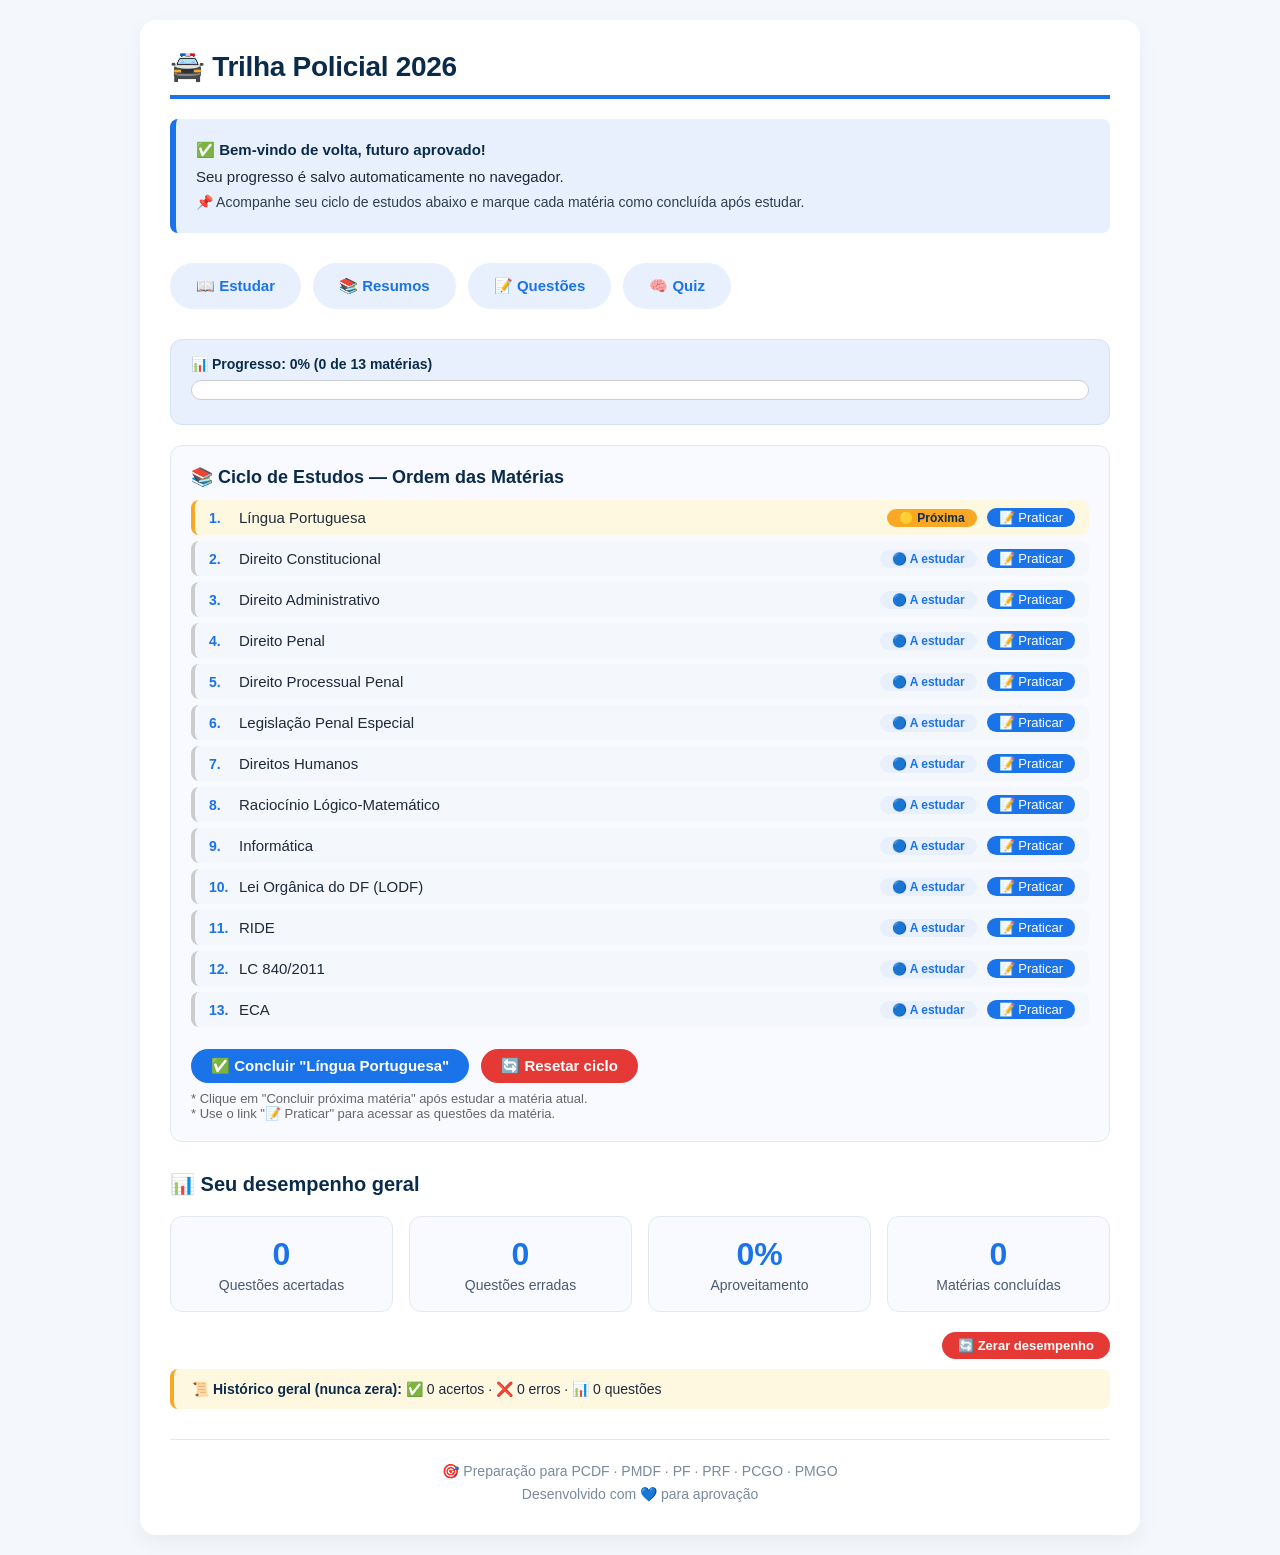
<file: index.html>
<!DOCTYPE html>
<html lang="pt-BR">
<head>
    <meta charset="UTF-8" />
    <meta name="viewport" content="width=device-width, initial-scale=1.0" />
    <title>Trilha Policial 2026 — Meu Estudo</title>
    <link rel="stylesheet" href="style.css" />
    <style>
        * { margin: 0; padding: 0; box-sizing: border-box; }
        body { font-family: 'Segoe UI', Tahoma, sans-serif; background: #f4f7fc; padding: 20px; }
        .container { max-width: 1000px; margin: 0 auto; background: #fff; border-radius: 16px; padding: 30px; box-shadow: 0 8px 20px rgba(0,0,0,0.05); }
        h1 { font-size: 28px; color: #0b2b4a; border-bottom: 4px solid #1a73e8; padding-bottom: 12px; margin-bottom: 20px; }
        .status { background: #e8f0fe; border-left: 6px solid #1a73e8; padding: 16px 20px; border-radius: 8px; margin-bottom: 30px; }
        .status p { margin: 4px 0; }

        .menu { display: flex; flex-wrap: wrap; gap: 12px; margin: 25px 0 30px 0; align-items: center; }
        .menu a { background: #1a73e8; color: #fff; padding: 12px 24px; border-radius: 30px; text-decoration: none; font-weight: 600; font-size: 15px; transition: 0.2s; display: inline-block; }
        .menu a:hover { background: #0d47a1; transform: scale(1.02); }
        .menu a.secundario { background: #e8f0fe; color: #1a73e8; }
        .menu a.secundario:hover { background: #d2e3fc; }

        .progresso-container { background: #e8f0fe; border-radius: 12px; padding: 16px 20px; margin: 20px 0; border: 1px solid #d2e3fc; }
        .progresso-bar { width: 100%; height: 20px; background: #fff; border-radius: 30px; overflow: hidden; border: 1px solid #ccc; margin: 8px 0; }
        .progresso-bar-inner { height: 100%; background: #1a73e8; width: 0%; transition: width 0.6s ease; border-radius: 30px; }
        .progresso-texto { font-size: 14px; font-weight: 600; color: #0b2b4a; }

        .ciclo-container { background: #f8faff; border-radius: 12px; padding: 20px; margin: 20px 0; border: 1px solid #e2e8f0; }
        .ciclo-container h2 { font-size: 18px; color: #0b2b4a; margin-bottom: 12px; }
        .ciclo-lista { display: flex; flex-direction: column; gap: 6px; }
        .ciclo-item { display: flex; align-items: center; padding: 8px 14px; border-radius: 8px; background: #f4f7fc; border-left: 4px solid #ccc; }
        .ciclo-item .ordem { font-weight: 700; color: #1a73e8; width: 30px; }
        .ciclo-item .nome { flex: 1; font-weight: 500; }
        .ciclo-item .status-badge { font-size: 12px; padding: 2px 12px; border-radius: 20px; background: #e8f0fe; color: #1a73e8; }
        .ciclo-item .link-questoes { font-size: 13px; background: #1a73e8; color: #fff; padding: 2px 12px; border-radius: 20px; text-decoration: none; margin-left: 10px; transition: 0.2s; }
        .ciclo-item .link-questoes:hover { background: #0d47a1; }
        .ciclo-item.concluida { border-left-color: #2e7d32; background: #e6f7e6; }
        .ciclo-item.concluida .status-badge { background: #2e7d32; color: #fff; }
        .ciclo-item.concluida .link-questoes { background: #2e7d32; }
        .ciclo-item.proxima { border-left-color: #f9a825; background: #fff8e1; }
        .ciclo-item.proxima .status-badge { background: #f9a825; color: #0b2b4a; font-weight: 700; }
        .ciclo-item.a-estudar { border-left-color: #ccc; }
        .btn-avancar { background: #1a73e8; color: #fff; border: none; padding: 8px 20px; border-radius: 30px; font-weight: 600; cursor: pointer; margin-top: 10px; transition: 0.2s; }
        .btn-avancar:hover { background: #0d47a1; transform: scale(1.02); }
        .btn-avancar:disabled { background: #ccc; cursor: not-allowed; transform: none; }
        .btn-resetar { background: #e53935; color: #fff; border: none; padding: 8px 20px; border-radius: 30px; font-weight: 600; cursor: pointer; margin-top: 10px; transition: 0.2s; }
        .btn-resetar:hover { background: #c62828; transform: scale(1.02); }

        .cards { display: grid; grid-template-columns: repeat(auto-fit, minmax(200px, 1fr)); gap: 16px; margin: 20px 0; }
        .card { background: #f8faff; border-radius: 12px; padding: 18px; border: 1px solid #e2e8f0; text-align: center; }
        .card .numero { font-size: 32px; font-weight: 700; color: #1a73e8; }
        .card .rotulo { font-size: 14px; color: #4a5a6e; margin-top: 4px; }
        .btn-zerar { background: #e53935; color: #fff; border: none; padding: 6px 16px; border-radius: 20px; font-weight: 600; cursor: pointer; font-size: 13px; transition: 0.2s; }
        .btn-zerar:hover { background: #c62828; transform: scale(1.05); }
        .historico-box { background: #fff8e1; border-left: 4px solid #f9a825; padding: 12px 18px; border-radius: 8px; margin-top: 10px; font-size: 14px; }
        .historico-box strong { color: #0b2b4a; }
        .footer { margin-top: 30px; font-size: 14px; color: #7a8a9e; border-top: 1px solid #e2e8f0; padding-top: 20px; text-align: center; }
        @media (max-width: 600px) {
            .container { padding: 15px; }
            .menu a { padding: 8px 16px; font-size: 13px; }
            .ciclo-item { font-size: 13px; }
        }
    </style>
</head>
<body>
    <div class="container">
        <h1>🚔 Trilha Policial 2026</h1>
        <div class="status">
            <p><strong>✅ Bem-vindo de volta, futuro aprovado!</strong></p>
            <p>Seu progresso é salvo automaticamente no navegador.</p>
            <p style="font-size:14px; color:#2c3e50;">📌 Acompanhe seu ciclo de estudos abaixo e marque cada matéria como concluída após estudar.</p>
        </div>

        <!-- MENU SEM O BOTÃO "FUTURO APROVADO" -->
        <div class="menu">
            <a href="estudo.html" class="secundario">📖 Estudar</a>
            <a href="resumos.html" class="secundario">📚 Resumos</a>
            <a href="questoes.html" class="secundario">📝 Questões</a>
            <a href="quiz.html" class="secundario">🧠 Quiz</a>
        </div>

        <div class="progresso-container">
            <div class="progresso-texto">
                📊 Progresso: <span id="progressoPorcentagem">0%</span> 
                (<span id="concluidasCount">0</span> de <span id="totalMaterias">13</span> matérias)
            </div>
            <div class="progresso-bar">
                <div class="progresso-bar-inner" id="progressoBar" style="width:0%;"></div>
            </div>
        </div>

        <div class="ciclo-container">
            <h2>📚 Ciclo de Estudos — Ordem das Matérias</h2>
            <div class="ciclo-lista" id="cicloLista"></div>
            <div style="display:flex; gap:12px; margin-top:12px; flex-wrap:wrap;">
                <button class="btn-avancar" id="btnAvancar" onclick="concluirProxima()">✅ Concluir próxima matéria</button>
                <button class="btn-resetar" onclick="resetarCiclo()">🔄 Resetar ciclo</button>
            </div>
            <p style="font-size:13px; color:#666; margin-top:8px;">
                * Clique em "Concluir próxima matéria" após estudar a matéria atual.<br>
                * Use o link "📝 Praticar" para acessar as questões da matéria.
            </p>
        </div>

        <h2 style="font-size:20px; margin:30px 0 10px 0;">📊 Seu desempenho geral</h2>
        <div class="cards">
            <div class="card"><div class="numero" id="acertos">0</div><div class="rotulo">Questões acertadas</div></div>
            <div class="card"><div class="numero" id="erros">0</div><div class="rotulo">Questões erradas</div></div>
            <div class="card"><div class="numero" id="aproveitamento">0%</div><div class="rotulo">Aproveitamento</div></div>
            <div class="card"><div class="numero" id="materias">0</div><div class="rotulo">Matérias concluídas</div></div>
        </div>
        <div style="text-align:right; margin:6px 0 10px 0;">
            <button class="btn-zerar" onclick="zerarDesempenho()">🔄 Zerar desempenho</button>
        </div>
        <div class="historico-box">
            <strong>📜 Histórico geral (nunca zera):</strong> 
            ✅ <span id="historicoAcertos">0</span> acertos · 
            ❌ <span id="historicoErros">0</span> erros · 
            📊 <span id="historicoTotal">0</span> questões
        </div>

        <div class="footer">
            🎯 Preparação para PCDF · PMDF · PF · PRF · PCGO · PMGO<br>
            Desenvolvido com 💙 para aprovação
        </div>
    </div>

    <script>
    // ============================================================
    // CICLO DE ESTUDOS (13 MATÉRIAS)
    // ============================================================
    const CICLO_MATERIAS = [
        "Língua Portuguesa",
        "Direito Constitucional",
        "Direito Administrativo",
        "Direito Penal",
        "Direito Processual Penal",
        "Legislação Penal Especial",
        "Direitos Humanos",
        "Raciocínio Lógico-Matemático",
        "Informática",
        "Lei Orgânica do DF (LODF)",
        "RIDE",
        "LC 840/2011",
        "ECA"
    ];

    const MATERIA_SIGLAS = {
        "Língua Portuguesa": "lingua-portuguesa",
        "Direito Constitucional": "direito-constitucional",
        "Direito Administrativo": "direito-administrativo",
        "Direito Penal": "direito-penal",
        "Direito Processual Penal": "direito-processual-penal",
        "Legislação Penal Especial": "legislacao-penal-especial",
        "Direitos Humanos": "direitos-humanos",
        "Raciocínio Lógico-Matemático": "raciocinio-logico",
        "Informática": "informatica",
        "Lei Orgânica do DF (LODF)": "lodf",
        "RIDE": "ride",
        "LC 840/2011": "lc-840",
        "ECA": "eca"
    };

    let dados = JSON.parse(localStorage.getItem('trilhaPolicial')) || {
        acertos: 0, erros: 0, materiasConcluidas: 0, questoesRespondidas: []
    };
    let historico = JSON.parse(localStorage.getItem('trilhaHistorico')) || {
        totalAcertos: 0, totalErros: 0, sessao: 0
    };

    function salvarDados() {
        localStorage.setItem('trilhaPolicial', JSON.stringify(dados));
        localStorage.setItem('trilhaHistorico', JSON.stringify(historico));
        atualizarDashboard();
        renderizarCiclo();
        atualizarProgresso();
    }

    function atualizarDashboard() {
        const total = dados.acertos + dados.erros;
        const aproveitamento = total > 0 ? Math.round((dados.acertos / total) * 100) : 0;
        document.getElementById('acertos').textContent = dados.acertos;
        document.getElementById('erros').textContent = dados.erros;
        document.getElementById('aproveitamento').textContent = aproveitamento + '%';
        document.getElementById('materias').textContent = dados.materiasConcluidas;
        document.getElementById('historicoAcertos').textContent = historico.totalAcertos;
        document.getElementById('historicoErros').textContent = historico.totalErros;
        document.getElementById('historicoTotal').textContent = historico.totalAcertos + historico.totalErros;
    }

    function atualizarProgresso() {
        const total = CICLO_MATERIAS.length;
        const concluidas = dados.materiasConcluidas;
        const porcentagem = Math.round((concluidas / total) * 100);
        document.getElementById('progressoPorcentagem').textContent = porcentagem + '%';
        document.getElementById('concluidasCount').textContent = concluidas;
        document.getElementById('totalMaterias').textContent = total;
        document.getElementById('progressoBar').style.width = porcentagem + '%';
    }

    function renderizarCiclo() {
        const container = document.getElementById('cicloLista');
        const concluidas = dados.materiasConcluidas;
        let html = '';
        CICLO_MATERIAS.forEach((nome, index) => {
            const ordem = index + 1;
            const sigla = MATERIA_SIGLAS[nome];
            let classe = 'ciclo-item a-estudar';
            let statusTexto = '🔵 A estudar';
            if (index < concluidas) {
                classe = 'ciclo-item concluida';
                statusTexto = '✅ Concluída';
            } else if (index === concluidas) {
                classe = 'ciclo-item proxima';
                statusTexto = '🟡 Próxima';
            }
            const linkQuestoes = sigla ? `questoes.html?materia=${sigla}&modulo=modulo-1&aula=aula-1` : '#';
            html += `
                <div class="${classe}">
                    <span class="ordem">${ordem}.</span>
                    <span class="nome">${nome}</span>
                    <span class="status-badge">${statusTexto}</span>
                    <a href="${linkQuestoes}" class="link-questoes" target="_blank">📝 Praticar</a>
                </div>
            `;
        });
        container.innerHTML = html;

        const btn = document.getElementById('btnAvancar');
        if (concluidas >= CICLO_MATERIAS.length) {
            btn.disabled = true;
            btn.textContent = '🏁 Ciclo completo!';
        } else {
            btn.disabled = false;
            btn.textContent = `✅ Concluir "${CICLO_MATERIAS[concluidas]}"`;
        }
        atualizarProgresso();
    }

    window.concluirProxima = function() {
        if (dados.materiasConcluidas < CICLO_MATERIAS.length) {
            dados.materiasConcluidas++;
            salvarDados();
            const btn = document.getElementById('btnAvancar');
            btn.textContent = '✔️ Concluído!';
            setTimeout(() => renderizarCiclo(), 300);
        }
    };

    window.resetarCiclo = function() {
        if (confirm('Resetar todo o ciclo de estudos? Isso não afeta seu desempenho em questões.')) {
            dados.materiasConcluidas = 0;
            salvarDados();
            alert('Ciclo resetado!');
        }
    };

    window.zerarDesempenho = function() {
        if (confirm('Zerar desempenho atual? Histórico será mantido.')) {
            dados.acertos = 0;
            dados.erros = 0;
            dados.questoesRespondidas = [];
            salvarDados();
            alert('Desempenho zerado!');
        }
    };

    window.registrarQuestao = function(acertou, materia, modulo, aula, questaoId) {
        if (acertou) {
            dados.acertos++;
            historico.totalAcertos++;
        } else {
            dados.erros++;
            historico.totalErros++;
        }
        if (questaoId) {
            dados.questoesRespondidas.push({
                materia, modulo, aula, questaoId,
                acertou: acertou,
                data: new Date().toISOString()
            });
        }
        salvarDados();
    };

    window.exibirHistorico = function() {
        return {
            totalAcertos: historico.totalAcertos,
            totalErros: historico.totalErros,
            totalQuestoes: historico.totalAcertos + historico.totalErros,
            sessao: historico.sessao
        };
    };

    document.addEventListener('DOMContentLoaded', function() {
        atualizarDashboard();
        renderizarCiclo();
        atualizarProgresso();
    });
    </script>
</body>
</html>
</file>
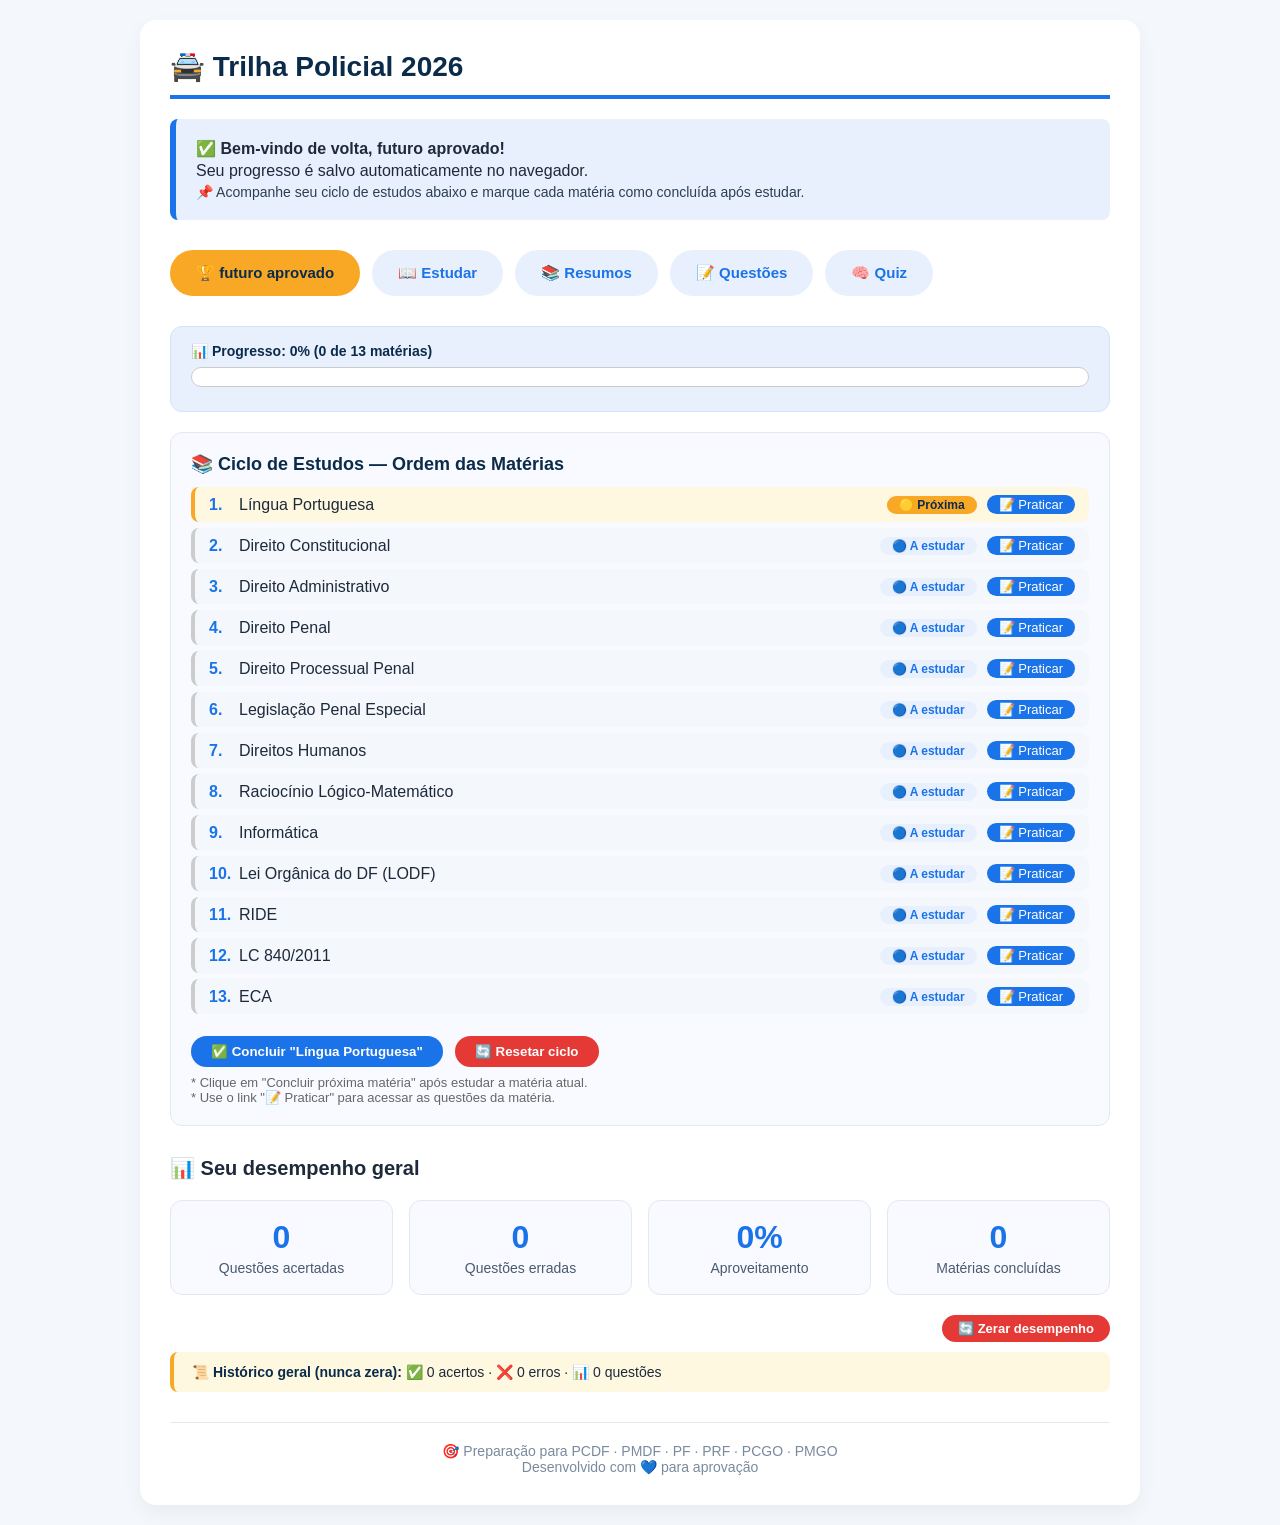
<file: estudos/index.html>
<!DOCTYPE html>
<html lang="pt-BR">
<head>
    <meta charset="UTF-8" />
    <meta name="viewport" content="width=device-width, initial-scale=1.0" />
    <title>Trilha Policial 2026 — Meu Estudo</title>
    <link rel="stylesheet" href="style.css" />
    <style>
        * { margin: 0; padding: 0; box-sizing: border-box; }
        body { font-family: 'Segoe UI', Tahoma, sans-serif; background: #f4f7fc; padding: 20px; }
        .container { max-width: 1000px; margin: 0 auto; background: #fff; border-radius: 16px; padding: 30px; box-shadow: 0 8px 20px rgba(0,0,0,0.05); }
        h1 { font-size: 28px; color: #0b2b4a; border-bottom: 4px solid #1a73e8; padding-bottom: 12px; margin-bottom: 20px; }
        .status { background: #e8f0fe; border-left: 6px solid #1a73e8; padding: 16px 20px; border-radius: 8px; margin-bottom: 30px; }
        .status p { margin: 4px 0; }

        .menu { display: flex; flex-wrap: wrap; gap: 12px; margin: 25px 0 30px 0; align-items: center; }
        .menu a { background: #1a73e8; color: #fff; padding: 12px 24px; border-radius: 30px; text-decoration: none; font-weight: 600; font-size: 15px; transition: 0.2s; display: inline-block; }
        .menu a:hover { background: #0d47a1; transform: scale(1.02); }
        .menu a.secundario { background: #e8f0fe; color: #1a73e8; }
        .menu a.secundario:hover { background: #d2e3fc; }
        .btn-futuro-aprovado { background: #f9a825; color: #0b2b4a; padding: 8px 18px; border-radius: 30px; font-weight: 700; text-decoration: none; font-size: 15px; transition: 0.2s; display: inline-block; border: 2px solid #f9a825; }
        .btn-futuro-aprovado:hover { background: #fbc02d; transform: scale(1.05); box-shadow: 0 4px 12px rgba(249,168,37,0.4); }

        .progresso-container { background: #e8f0fe; border-radius: 12px; padding: 16px 20px; margin: 20px 0; border: 1px solid #d2e3fc; }
        .progresso-bar { width: 100%; height: 20px; background: #fff; border-radius: 30px; overflow: hidden; border: 1px solid #ccc; margin: 8px 0; }
        .progresso-bar-inner { height: 100%; background: #1a73e8; width: 0%; transition: width 0.6s ease; border-radius: 30px; }
        .progresso-texto { font-size: 14px; font-weight: 600; color: #0b2b4a; }

        .ciclo-container { background: #f8faff; border-radius: 12px; padding: 20px; margin: 20px 0; border: 1px solid #e2e8f0; }
        .ciclo-container h2 { font-size: 18px; color: #0b2b4a; margin-bottom: 12px; }
        .ciclo-lista { display: flex; flex-direction: column; gap: 6px; }
        .ciclo-item { display: flex; align-items: center; padding: 8px 14px; border-radius: 8px; background: #f4f7fc; border-left: 4px solid #ccc; }
        .ciclo-item .ordem { font-weight: 700; color: #1a73e8; width: 30px; }
        .ciclo-item .nome { flex: 1; font-weight: 500; }
        .ciclo-item .status-badge { font-size: 12px; padding: 2px 12px; border-radius: 20px; background: #e8f0fe; color: #1a73e8; }
        .ciclo-item .link-questoes { font-size: 13px; background: #1a73e8; color: #fff; padding: 2px 12px; border-radius: 20px; text-decoration: none; margin-left: 10px; transition: 0.2s; }
        .ciclo-item .link-questoes:hover { background: #0d47a1; }
        .ciclo-item.concluida { border-left-color: #2e7d32; background: #e6f7e6; }
        .ciclo-item.concluida .status-badge { background: #2e7d32; color: #fff; }
        .ciclo-item.concluida .link-questoes { background: #2e7d32; }
        .ciclo-item.proxima { border-left-color: #f9a825; background: #fff8e1; }
        .ciclo-item.proxima .status-badge { background: #f9a825; color: #0b2b4a; font-weight: 700; }
        .ciclo-item.a-estudar { border-left-color: #ccc; }
        .btn-avancar { background: #1a73e8; color: #fff; border: none; padding: 8px 20px; border-radius: 30px; font-weight: 600; cursor: pointer; margin-top: 10px; transition: 0.2s; }
        .btn-avancar:hover { background: #0d47a1; transform: scale(1.02); }
        .btn-avancar:disabled { background: #ccc; cursor: not-allowed; transform: none; }
        .btn-resetar { background: #e53935; color: #fff; border: none; padding: 8px 20px; border-radius: 30px; font-weight: 600; cursor: pointer; margin-top: 10px; transition: 0.2s; }
        .btn-resetar:hover { background: #c62828; transform: scale(1.02); }

        .cards { display: grid; grid-template-columns: repeat(auto-fit, minmax(200px, 1fr)); gap: 16px; margin: 20px 0; }
        .card { background: #f8faff; border-radius: 12px; padding: 18px; border: 1px solid #e2e8f0; text-align: center; }
        .card .numero { font-size: 32px; font-weight: 700; color: #1a73e8; }
        .card .rotulo { font-size: 14px; color: #4a5a6e; margin-top: 4px; }
        .btn-zerar { background: #e53935; color: #fff; border: none; padding: 6px 16px; border-radius: 20px; font-weight: 600; cursor: pointer; font-size: 13px; transition: 0.2s; }
        .btn-zerar:hover { background: #c62828; transform: scale(1.05); }
        .historico-box { background: #fff8e1; border-left: 4px solid #f9a825; padding: 12px 18px; border-radius: 8px; margin-top: 10px; font-size: 14px; }
        .historico-box strong { color: #0b2b4a; }
        .footer { margin-top: 30px; font-size: 14px; color: #7a8a9e; border-top: 1px solid #e2e8f0; padding-top: 20px; text-align: center; }
        @media (max-width: 600px) {
            .container { padding: 15px; }
            .menu a { padding: 8px 16px; font-size: 13px; }
            .ciclo-item { font-size: 13px; }
        }
    </style>
</head>
<body>
    <div class="container">
        <h1>🚔 Trilha Policial 2026</h1>
        <div class="status">
            <p><strong>✅ Bem-vindo de volta, futuro aprovado!</strong></p>
            <p>Seu progresso é salvo automaticamente no navegador.</p>
            <p style="font-size:14px; color:#2c3e50;">📌 Acompanhe seu ciclo de estudos abaixo e marque cada matéria como concluída após estudar.</p>
        </div>

        <!-- MENU COM LINK CORRIGIDO PARA ESTUDAR (RAIZ) -->
        <div class="menu">
            <a href="index.html" class="btn-futuro-aprovado">🏆 futuro aprovado</a>
            <a href="estudo.html" class="secundario">📖 Estudar</a>
            <a href="resumos.html" class="secundario">📚 Resumos</a>
            <a href="questoes.html" class="secundario">📝 Questões</a>
            <a href="quiz.html" class="secundario">🧠 Quiz</a>
        </div>

        <!-- PROGRESSO -->
        <div class="progresso-container">
            <div class="progresso-texto">
                📊 Progresso: <span id="progressoPorcentagem">0%</span> 
                (<span id="concluidasCount">0</span> de <span id="totalMaterias">13</span> matérias)
            </div>
            <div class="progresso-bar">
                <div class="progresso-bar-inner" id="progressoBar" style="width:0%;"></div>
            </div>
        </div>

        <!-- CICLO -->
        <div class="ciclo-container">
            <h2>📚 Ciclo de Estudos — Ordem das Matérias</h2>
            <div class="ciclo-lista" id="cicloLista"></div>
            <div style="display:flex; gap:12px; margin-top:12px; flex-wrap:wrap;">
                <button class="btn-avancar" id="btnAvancar" onclick="concluirProxima()">✅ Concluir próxima matéria</button>
                <button class="btn-resetar" onclick="resetarCiclo()">🔄 Resetar ciclo</button>
            </div>
            <p style="font-size:13px; color:#666; margin-top:8px;">
                * Clique em "Concluir próxima matéria" após estudar a matéria atual.<br>
                * Use o link "📝 Praticar" para acessar as questões da matéria.
            </p>
        </div>

        <!-- DESEMPENHO -->
        <h2 style="font-size:20px; margin:30px 0 10px 0;">📊 Seu desempenho geral</h2>
        <div class="cards">
            <div class="card"><div class="numero" id="acertos">0</div><div class="rotulo">Questões acertadas</div></div>
            <div class="card"><div class="numero" id="erros">0</div><div class="rotulo">Questões erradas</div></div>
            <div class="card"><div class="numero" id="aproveitamento">0%</div><div class="rotulo">Aproveitamento</div></div>
            <div class="card"><div class="numero" id="materias">0</div><div class="rotulo">Matérias concluídas</div></div>
        </div>
        <div style="text-align:right; margin:6px 0 10px 0;">
            <button class="btn-zerar" onclick="zerarDesempenho()">🔄 Zerar desempenho</button>
        </div>
        <div class="historico-box">
            <strong>📜 Histórico geral (nunca zera):</strong> 
            ✅ <span id="historicoAcertos">0</span> acertos · 
            ❌ <span id="historicoErros">0</span> erros · 
            📊 <span id="historicoTotal">0</span> questões
        </div>

        <div class="footer">
            🎯 Preparação para PCDF · PMDF · PF · PRF · PCGO · PMGO<br>
            Desenvolvido com 💙 para aprovação
        </div>
    </div>

    <script>
    // ============================================================
    // CICLO DE ESTUDOS (13 MATÉRIAS, INCLUINDO ECA)
    // ============================================================
    const CICLO_MATERIAS = [
        "Língua Portuguesa",
        "Direito Constitucional",
        "Direito Administrativo",
        "Direito Penal",
        "Direito Processual Penal",
        "Legislação Penal Especial",
        "Direitos Humanos",
        "Raciocínio Lógico-Matemático",
        "Informática",
        "Lei Orgânica do DF (LODF)",
        "RIDE",
        "LC 840/2011",
        "ECA"
    ];

    const MATERIA_SIGLAS = {
        "Língua Portuguesa": "lingua-portuguesa",
        "Direito Constitucional": "direito-constitucional",
        "Direito Administrativo": "direito-administrativo",
        "Direito Penal": "direito-penal",
        "Direito Processual Penal": "direito-processual-penal",
        "Legislação Penal Especial": "legislacao-penal-especial",
        "Direitos Humanos": "direitos-humanos",
        "Raciocínio Lógico-Matemático": "raciocinio-logico",
        "Informática": "informatica",
        "Lei Orgânica do DF (LODF)": "lodf",
        "RIDE": "ride",
        "LC 840/2011": "lc-840",
        "ECA": "eca"
    };

    // ============================================================
    // DADOS DO LOCALSTORAGE
    // ============================================================
    let dados = JSON.parse(localStorage.getItem('trilhaPolicial')) || {
        acertos: 0,
        erros: 0,
        materiasConcluidas: 0,
        questoesRespondidas: []
    };

    let historico = JSON.parse(localStorage.getItem('trilhaHistorico')) || {
        totalAcertos: 0,
        totalErros: 0,
        sessao: 0
    };

    // ============================================================
    // FUNÇÕES
    // ============================================================
    function salvarDados() {
        localStorage.setItem('trilhaPolicial', JSON.stringify(dados));
        localStorage.setItem('trilhaHistorico', JSON.stringify(historico));
        atualizarDashboard();
        renderizarCiclo();
        atualizarProgresso();
    }

    function atualizarDashboard() {
        const total = dados.acertos + dados.erros;
        const aproveitamento = total > 0 ? Math.round((dados.acertos / total) * 100) : 0;
        document.getElementById('acertos').textContent = dados.acertos;
        document.getElementById('erros').textContent = dados.erros;
        document.getElementById('aproveitamento').textContent = aproveitamento + '%';
        document.getElementById('materias').textContent = dados.materiasConcluidas;
        document.getElementById('historicoAcertos').textContent = historico.totalAcertos;
        document.getElementById('historicoErros').textContent = historico.totalErros;
        document.getElementById('historicoTotal').textContent = historico.totalAcertos + historico.totalErros;
    }

    function atualizarProgresso() {
        const total = CICLO_MATERIAS.length;
        const concluidas = dados.materiasConcluidas;
        const porcentagem = Math.round((concluidas / total) * 100);
        document.getElementById('progressoPorcentagem').textContent = porcentagem + '%';
        document.getElementById('concluidasCount').textContent = concluidas;
        document.getElementById('totalMaterias').textContent = total;
        document.getElementById('progressoBar').style.width = porcentagem + '%';
    }

    function renderizarCiclo() {
        const container = document.getElementById('cicloLista');
        const concluidas = dados.materiasConcluidas;
        let html = '';
        CICLO_MATERIAS.forEach((nome, index) => {
            const ordem = index + 1;
            const sigla = MATERIA_SIGLAS[nome];
            let classe = 'ciclo-item a-estudar';
            let statusTexto = '🔵 A estudar';
            if (index < concluidas) {
                classe = 'ciclo-item concluida';
                statusTexto = '✅ Concluída';
            } else if (index === concluidas) {
                classe = 'ciclo-item proxima';
                statusTexto = '🟡 Próxima';
            }
            const linkQuestoes = sigla ? `questoes.html?materia=${sigla}&modulo=modulo-1&aula=aula-1` : '#';
            html += `
                <div class="${classe}">
                    <span class="ordem">${ordem}.</span>
                    <span class="nome">${nome}</span>
                    <span class="status-badge">${statusTexto}</span>
                    <a href="${linkQuestoes}" class="link-questoes" target="_blank">📝 Praticar</a>
                </div>
            `;
        });
        container.innerHTML = html;

        const btn = document.getElementById('btnAvancar');
        if (concluidas >= CICLO_MATERIAS.length) {
            btn.disabled = true;
            btn.textContent = '🏁 Ciclo completo!';
        } else {
            btn.disabled = false;
            btn.textContent = `✅ Concluir "${CICLO_MATERIAS[concluidas]}"`;
        }
        atualizarProgresso();
    }

    window.concluirProxima = function() {
        if (dados.materiasConcluidas < CICLO_MATERIAS.length) {
            dados.materiasConcluidas++;
            salvarDados();
            const btn = document.getElementById('btnAvancar');
            btn.textContent = '✔️ Concluído!';
            setTimeout(() => renderizarCiclo(), 300);
        }
    };

    window.resetarCiclo = function() {
        if (confirm('Resetar todo o ciclo de estudos? Isso não afeta seu desempenho em questões.')) {
            dados.materiasConcluidas = 0;
            salvarDados();
            alert('Ciclo resetado!');
        }
    };

    window.zerarDesempenho = function() {
        if (confirm('Zerar desempenho atual? Histórico será mantido.')) {
            dados.acertos = 0;
            dados.erros = 0;
            dados.questoesRespondidas = [];
            salvarDados();
            alert('Desempenho zerado!');
        }
    };

    window.registrarQuestao = function(acertou, materia, modulo, aula, questaoId) {
        if (acertou) {
            dados.acertos++;
            historico.totalAcertos++;
        } else {
            dados.erros++;
            historico.totalErros++;
        }
        if (questaoId) {
            dados.questoesRespondidas.push({
                materia, modulo, aula, questaoId,
                acertou: acertou,
                data: new Date().toISOString()
            });
        }
        salvarDados();
    };

    window.exibirHistorico = function() {
        return {
            totalAcertos: historico.totalAcertos,
            totalErros: historico.totalErros,
            totalQuestoes: historico.totalAcertos + historico.totalErros,
            sessao: historico.sessao
        };
    };

    // ============================================================
    // INICIALIZAÇÃO
    // ============================================================
    document.addEventListener('DOMContentLoaded', function() {
        atualizarDashboard();
        renderizarCiclo();
        atualizarProgresso();
    });
    </script>
</body>
</html>
</file>
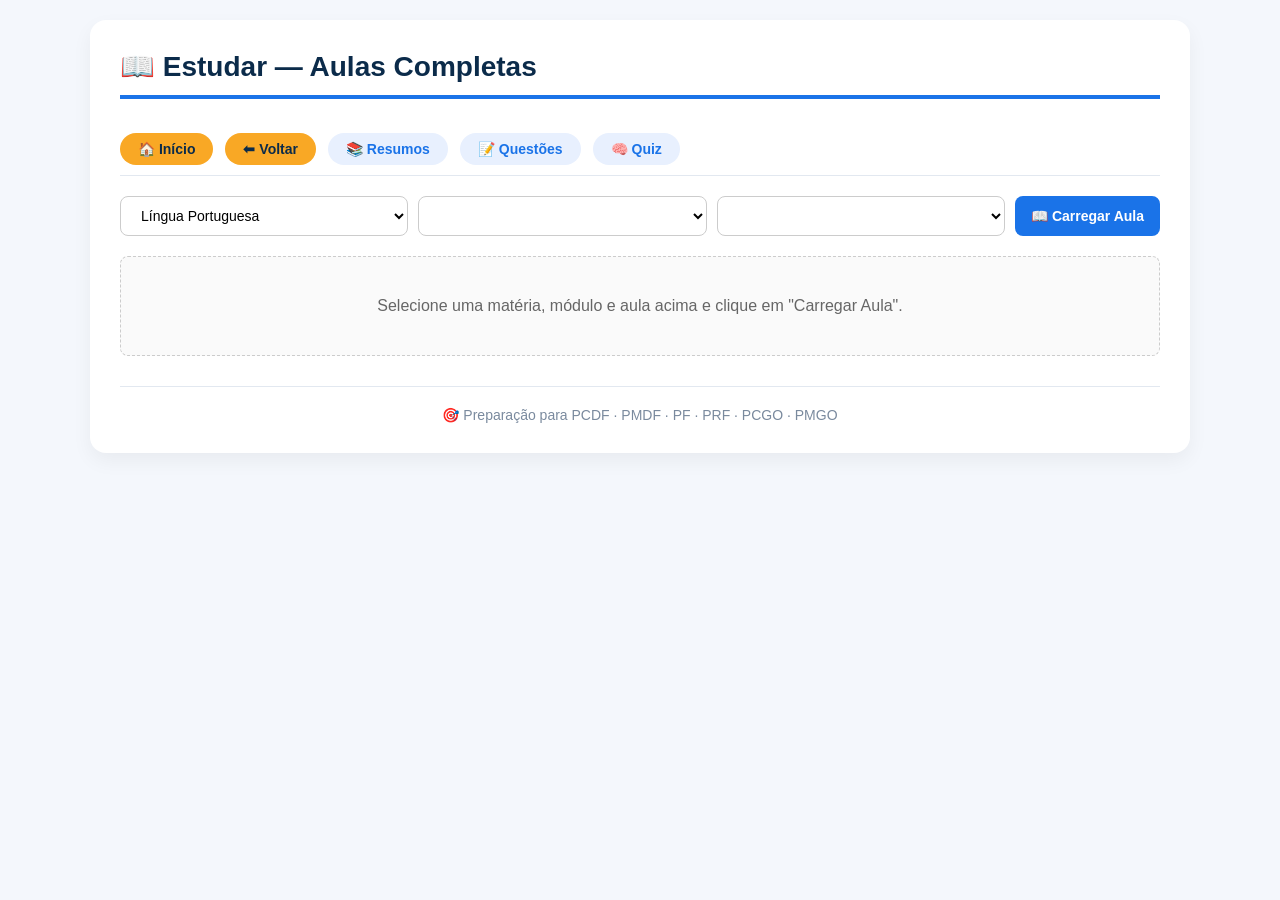
<file: estudos/estudo.html>
<!DOCTYPE html>
<html lang="pt-BR">
<head>
    <meta charset="UTF-8">
    <meta name="viewport" content="width=device-width, initial-scale=1.0">
    <title>Estudar — Trilha Policial 2026</title>
    <link rel="stylesheet" href="style.css">
    <style>
        body { font-family: 'Segoe UI', Tahoma, sans-serif; background: #f4f7fc; padding: 20px; margin: 0; }
        .container { max-width: 1100px; margin: 0 auto; background: #fff; border-radius: 16px; padding: 30px; box-shadow: 0 8px 20px rgba(0,0,0,0.05); }
        h1 { color: #0b2b4a; border-bottom: 4px solid #1a73e8; padding-bottom: 12px; margin-top: 0; }

        /* --- MENU DE NAVEGAÇÃO --- */
        .menu-navegacao {
            display: flex;
            flex-wrap: wrap;
            gap: 12px;
            margin: 20px 0 10px 0;
            align-items: center;
            padding: 10px 0;
            border-bottom: 1px solid #e2e8f0;
        }
        .menu-navegacao a {
            background: #1a73e8;
            color: #fff;
            padding: 8px 18px;
            border-radius: 30px;
            text-decoration: none;
            font-weight: 600;
            font-size: 14px;
            transition: 0.2s;
            display: inline-block;
        }
        .menu-navegacao a:hover {
            background: #0d47a1;
            transform: scale(1.02);
        }
        .menu-navegacao a.secundario {
            background: #e8f0fe;
            color: #1a73e8;
        }
        .menu-navegacao a.secundario:hover {
            background: #d2e3fc;
        }
        .menu-navegacao .btn-voltar {
            background: #f9a825;
            color: #0b2b4a;
            border: none;
            cursor: pointer;
            font-weight: 700;
            padding: 8px 18px;
            border-radius: 30px;
            font-size: 14px;
            transition: 0.2s;
            display: inline-block;
            text-decoration: none;
        }
        .menu-navegacao .btn-voltar:hover {
            background: #fbc02d;
            transform: scale(1.02);
        }
        .menu-navegacao .btn-voltar.secundario {
            background: #e8f0fe;
            color: #1a73e8;
        }
        .menu-navegacao .btn-voltar.secundario:hover {
            background: #d2e3fc;
        }

        .filtro { display: flex; flex-wrap: wrap; gap: 10px; margin: 20px 0; }
        .filtro select, .filtro button { padding: 10px 16px; border-radius: 8px; border: 1px solid #ccc; font-size: 14px; background: #fff; outline: none; }
        .filtro select { flex: 1; min-width: 180px; }
        .filtro button { background: #1a73e8; color: #fff; border: none; cursor: pointer; font-weight: 600; transition: 0.2s; }
        .filtro button:hover { background: #0d47a1; transform: scale(1.02); }

        .aula-card { background: #f8faff; border: 1px solid #e2e8f0; border-radius: 12px; padding: 24px; margin: 20px 0; }
        .aula-card h2 { color: #0b2b4a; border-left: 6px solid #1a73e8; padding-left: 12px; margin-top: 0; }
        .aula-card h3 { color: #1a73e8; margin-top: 20px; }
        .aula-card .secao { background: #fff; padding: 12px 16px; border-radius: 8px; margin: 12px 0; border-left: 4px solid #1a73e8; }
        .aula-card .secao.pegadinha { border-left-color: #e53935; background: #fde8e8; }
        .aula-card .secao.macete { border-left-color: #f9a825; background: #fff8e1; }
        .aula-card .secao.atencao { border-left-color: #ff6f00; background: #fff3e0; }
        .aula-card ul { margin: 8px 0 8px 20px; }
        .aula-card li { margin: 4px 0; line-height: 1.5; }
        .btn-praticar { display: inline-block; background: #1a73e8; color: #fff; padding: 10px 20px; border-radius: 30px; text-decoration: none; font-weight: 600; margin: 12px 0; transition: 0.2s; }
        .btn-praticar:hover { background: #0d47a1; transform: scale(1.02); }
        .aviso-vazio { text-align: center; color: #666; padding: 40px; font-size: 16px; background: #fafafa; border-radius: 8px; border: 1px dashed #ccc; }
        .footer { margin-top: 30px; text-align: center; color: #7a8a9e; border-top: 1px solid #e2e8f0; padding-top: 20px; }
    </style>
</head>
<body>
<div class="container">
    <h1>📖 Estudar — Aulas Completas</h1>

    <!-- ===== MENU DE NAVEGAÇÃO ===== -->
    <div class="menu-navegacao">
        <a href="index.html" class="btn-voltar">🏠 Início</a>
        <button onclick="history.back()" class="btn-voltar" style="background:#f9a825; color:#0b2b4a; border:none; cursor:pointer; font-weight:700; padding:8px 18px; border-radius:30px; font-size:14px;">⬅ Voltar</button>
        <a href="resumos.html" class="secundario">📚 Resumos</a>
        <a href="questoes.html" class="secundario">📝 Questões</a>
        <a href="quiz.html" class="secundario">🧠 Quiz</a>
    </div>

    <div class="filtro">
        <select id="filtroMateriaEstudo" onchange="atualizarModulos()">
            <option value="lingua-portuguesa">Língua Portuguesa</option>
            <option value="direito-constitucional">Direito Constitucional</option>
            <option value="direito-administrativo">Direito Administrativo</option>
            <option value="direito-penal">Direito Penal</option>
            <option value="direito-processual-penal">Direito Processual Penal</option>
            <option value="legislacao-penal-especial">Legislação Penal Especial</option>
            <option value="direitos-humanos">Direitos Humanos</option>
            <option value="raciocinio-logico">Raciocínio Lógico</option>
            <option value="informatica">Informática</option>
            <option value="lodf">Lei Orgânica do DF (LODF)</option>
            <option value="ride">RIDE</option>
            <option value="lc-840">LC 840/2011</option>
            <option value="eca">ECA</option>
        </select>
        <select id="filtroModuloEstudo" onchange="atualizarAulas()">
            <!-- Preenchido via JavaScript -->
        </select>
        <select id="filtroAulaEstudo">
            <!-- Preenchido via JavaScript -->
        </select>
        <button onclick="carregarAula()">📖 Carregar Aula</button>
    </div>

    <div id="painelAula">
        <div class="aviso-vazio">Selecione uma matéria, módulo e aula acima e clique em "Carregar Aula".</div>
    </div>
    
    <div class="footer">🎯 Preparação para PCDF · PMDF · PF · PRF · PCGO · PMGO</div>
</div>

<script>
// ============================================================
// BASE DE DADOS COMPLETA — 13 MATÉRIAS COM CONTEÚDO
// ============================================================
const AULAS = {
    // ============================================================
    // 1. LÍNGUA PORTUGUESA
    // ============================================================
    "lingua-portuguesa": {
        "modulo-1": {
            "aula-1": {
                titulo: "Compreensão e Interpretação de Textos",
                conteudo: `
                    <h2>📌 Conceito</h2>
                    <p><strong>Compreensão</strong> é a extração de informações explícitas. <strong>Interpretação</strong> é a captação de ideias implícitas.</p>
                    <h2>🔍 Explicação Aprofundada</h2>
                    <p><strong>Diferença:</strong> Compreensão = "o que está escrito". Interpretação = "o que o autor quis dizer".</p>
                    <p><strong>Tipos textuais:</strong> narrativo, descritivo, dissertativo, injuntivo.</p>
                    <div class="secao macete"><strong>🧠 Macete:</strong> Compreensão = explícito. Interpretação = implícito.</div>
                    <div class="secao pegadinha"><strong>⚠️ Pegadinha:</strong> A Cebraspe adora misturar compreensão com interpretação.</div>
                    <a href="questoes.html?materia=lingua-portuguesa&modulo=modulo-1&aula=aula-1" target="_blank" class="btn-praticar">📝 Praticar questões</a>
                `
            }
        }
    },
    // ============================================================
    // 2. DIREITO CONSTITUCIONAL
    // ============================================================
    "direito-constitucional": {
        "modulo-1": {
            "aula-1": {
                titulo: "Conceito, Sentidos e Classificações da Constituição",
                conteudo: `
                    <h2>📌 Conceito</h2>
                    <p>A Constituição é a <strong>lei fundamental e suprema</strong> de um Estado.</p>
                    <h2>🔍 Explicação Aprofundada</h2>
                    <p><strong>Sentido Sociológico (Lassalle):</strong> fatores reais de poder.</p>
                    <p><strong>Sentido Político (Schmitt):</strong> decisão política fundamental.</p>
                    <p><strong>Sentido Jurídico (Kelsen):</strong> norma pura.</p>
                    <p><strong>Classificações da CF/88:</strong> promulgada, rígida, escrita, dogmática, analítica.</p>
                    <div class="secao macete"><strong>🧠 Macete:</strong> "PEDRO É FERA"</div>
                    <div class="secao pegadinha"><strong>⚠️ Pegadinha:</strong> CF/88 NÃO é semi-rígida.</div>
                    <a href="questoes.html?materia=direito-constitucional&modulo=modulo-1&aula=aula-1" target="_blank" class="btn-praticar">📝 Praticar questões</a>
                `
            }
        }
    },
    // ============================================================
    // 3. DIREITO ADMINISTRATIVO
    // ============================================================
    "direito-administrativo": {
        "modulo-1": {
            "aula-1": {
                titulo: "Princípios da Administração Pública (LIMPE)",
                conteudo: `
                    <h2>📌 Conceito</h2>
                    <p>Os princípios da Administração Pública estão no <strong>art. 37, caput, da CF/88</strong>.</p>
                    <ul>
                        <li><strong>Legalidade:</strong> só o que a lei autoriza.</li>
                        <li><strong>Impessoalidade:</strong> veda nepotismo.</li>
                        <li><strong>Moralidade:</strong> probidade, boa-fé.</li>
                        <li><strong>Publicidade:</strong> divulgação, com exceções.</li>
                        <li><strong>Eficiência:</strong> EC 19/98.</li>
                    </ul>
                    <div class="secao macete"><strong>🧠 Macete:</strong> "LIMPE"</div>
                    <div class="secao pegadinha"><strong>⚠️ Pegadinha:</strong> Publicidade NÃO é absoluta.</div>
                    <a href="questoes.html?materia=direito-administrativo&modulo=modulo-1&aula=aula-1" target="_blank" class="btn-praticar">📝 Praticar questões</a>
                `
            }
        }
    },
    // ============================================================
    // 4. DIREITO PENAL
    // ============================================================
    "direito-penal": {
        "modulo-1": {
            "aula-1": {
                titulo: "Teoria do Crime (TIC)",
                conteudo: `
                    <h2>📌 Conceito</h2>
                    <p>Crime é <strong>fato típico, ilícito e culpável</strong>.</p>
                    <ul>
                        <li><strong>Fato Típico:</strong> conduta, nexo, resultado, tipicidade.</li>
                        <li><strong>Ilicitude:</strong> excludentes: legítima defesa, estado de necessidade.</li>
                        <li><strong>Culpabilidade:</strong> imputabilidade, consciência, exigibilidade.</li>
                    </ul>
                    <div class="secao macete"><strong>🧠 Macete:</strong> "TIC"</div>
                    <div class="secao pegadinha"><strong>⚠️ Pegadinha:</strong> Toda conduta típica NÃO é ilícita (há excludentes).</div>
                    <a href="questoes.html?materia=direito-penal&modulo=modulo-1&aula=aula-1" target="_blank" class="btn-praticar">📝 Praticar questões</a>
                `
            }
        }
    },
    // ============================================================
    // 5. DIREITO PROCESSUAL PENAL
    // ============================================================
    "direito-processual-penal": {
        "modulo-1": {
            "aula-1": {
                titulo: "Inquérito Policial (Arts. 4º a 23 do CPP)",
                conteudo: `
                    <h2>📌 Conceito</h2>
                    <p>O inquérito policial é <strong>administrativo, inquisitivo, escrito, dispensável e sigiloso</strong>.</p>
                    <p><strong>Prazos:</strong> preso 30 dias, solto 10 dias.</p>
                    <div class="secao macete"><strong>🧠 Macete:</strong> "OIEDSS"</div>
                    <div class="secao pegadinha"><strong>⚠️ Pegadinha:</strong> IP NÃO é obrigatório.</div>
                    <a href="questoes.html?materia=direito-processual-penal&modulo=modulo-1&aula=aula-1" target="_blank" class="btn-praticar">📝 Praticar questões</a>
                `
            }
        }
    },
    // ============================================================
    // 6. LEGISLAÇÃO PENAL ESPECIAL
    // ============================================================
    "legislacao-penal-especial": {
        "modulo-1": {
            "aula-1": {
                titulo: "Lei de Drogas (Lei 11.343/2006)",
                conteudo: `
                    <h2>📌 Art. 28 (Porte para consumo)</h2>
                    <p>Penas alternativas. <strong>NÃO</strong> há prisão.</p>
                    <h2>📌 Art. 33 (Tráfico)</h2>
                    <p>Pena: 5 a 15 anos. Hediondo.</p>
                    <div class="secao macete"><strong>🧠 Macete:</strong> "28 não prende, 33 prende muito."</div>
                    <div class="secao pegadinha"><strong>⚠️ Pegadinha:</strong> Art. 28 é crime, mas sem prisão.</div>
                    <a href="questoes.html?materia=legislacao-penal-especial&modulo=modulo-1&aula=aula-1" target="_blank" class="btn-praticar">📝 Praticar questões</a>
                `
            }
        }
    },
    // ============================================================
    // 7. DIREITOS HUMANOS
    // ============================================================
    "direitos-humanos": {
        "modulo-1": {
            "aula-1": {
                titulo: "Hierarquia dos Tratados Internacionais",
                conteudo: `
                    <h2>📌 Hierarquia</h2>
                    <ul>
                        <li><strong>Emenda Constitucional:</strong> quórum de emenda (art. 5º, §3º).</li>
                        <li><strong>Supralegal:</strong> Pacto de San José da Costa Rica.</li>
                    </ul>
                    <div class="secao pegadinha"><strong>⚠️ Pegadinha:</strong> Nem todo tratado de DH é EC.</div>
                    <a href="questoes.html?materia=direitos-humanos&modulo=modulo-1&aula=aula-1" target="_blank" class="btn-praticar">📝 Praticar questões</a>
                `
            }
        }
    },
    // ============================================================
    // 8. RACIOCÍNIO LÓGICO
    // ============================================================
    "raciocinio-logico": {
        "modulo-1": {
            "aula-1": {
                titulo: "Conectivos Lógicos",
                conteudo: `
                    <h2>📌 Conectivos</h2>
                    <ul>
                        <li><strong>Conjunção (∧):</strong> V+V=V</li>
                        <li><strong>Disjunção (∨):</strong> F+F=F</li>
                        <li><strong>Condicional (→):</strong> V→F=F</li>
                        <li><strong>Bicondicional (↔):</strong> iguais=V</li>
                    </ul>
                    <div class="secao macete"><strong>🧠 Macete (De Morgan):</strong> ¬(p∧q)=¬p∨¬q</div>
                    <div class="secao pegadinha"><strong>⚠️ Pegadinha:</strong> Bicondicional é V quando iguais.</div>
                    <a href="questoes.html?materia=raciocinio-logico&modulo=modulo-1&aula=aula-1" target="_blank" class="btn-praticar">📝 Praticar questões</a>
                `
            }
        }
    },
    // ============================================================
    // 9. INFORMÁTICA
    // ============================================================
    "informatica": {
        "modulo-1": {
            "aula-1": {
                titulo: "Sistemas Operacionais e Pacote Office",
                conteudo: `
                    <h2>📌 Conceito</h2>
                    <ul>
                        <li><strong>Linux:</strong> open-source.</li>
                        <li><strong>Ctrl+Z:</strong> desfaz.</li>
                        <li><strong>PROCV:</strong> procura vertical.</li>
                    </ul>
                    <div class="secao macete"><strong>🧠 Macete:</strong> Ctrl+Z desfaz, Ctrl+Y refaz.</div>
                    <div class="secao pegadinha"><strong>⚠️ Pegadinha:</strong> Ctrl+Z NÃO refaz.</div>
                    <a href="questoes.html?materia=informatica&modulo=modulo-1&aula=aula-1" target="_blank" class="btn-praticar">📝 Praticar questões</a>
                `
            }
        }
    },
    // ============================================================
    // 10. LODF
    // ============================================================
    "lodf": {
        "modulo-1": {
            "aula-1": {
                titulo: "Organização do Distrito Federal",
                conteudo: `
                    <h2>📌 Conceito</h2>
                    <p>O DF é <strong>sui generis</strong> (não é estado, não é município).</p>
                    <ul>
                        <li><strong>Lei Orgânica:</strong> funciona como Constituição local.</li>
                        <li><strong>TCDF:</strong> Tribunal de Contas próprio.</li>
                    </ul>
                    <div class="secao pegadinha"><strong>⚠️ Pegadinha:</strong> DF NÃO é estado-membro.</div>
                    <a href="questoes.html?materia=lodf&modulo=modulo-1&aula=aula-1" target="_blank" class="btn-praticar">📝 Praticar questões</a>
                `
            }
        }
    },
    // ============================================================
    // 11. RIDE
    // ============================================================
    "ride": {
        "modulo-1": {
            "aula-1": {
                titulo: "Características da RIDE",
                conteudo: `
                    <h2>📌 Conceito</h2>
                    <p>A RIDE foi criada pela <strong>LC 94/98</strong>.</p>
                    <ul>
                        <li><strong>Abrangência:</strong> DF + GO + MG.</li>
                        <li><strong>Objetivo:</strong> planejamento integrado de serviços.</li>
                    </ul>
                    <div class="secao pegadinha"><strong>⚠️ Pegadinha:</strong> RIDE NÃO abrange só o DF.</div>
                    <a href="questoes.html?materia=ride&modulo=modulo-1&aula=aula-1" target="_blank" class="btn-praticar">📝 Praticar questões</a>
                `
            }
        }
    },
    // ============================================================
    // 12. LC 840/2011
    // ============================================================
    "lc-840": {
        "modulo-1": {
            "aula-1": {
                titulo: "Regime Jurídico dos Servidores do DF",
                conteudo: `
                    <h2>📌 Conceito</h2>
                    <ul>
                        <li><strong>Regime:</strong> Estatutário (não CLT).</li>
                        <li><strong>Estabilidade:</strong> 3 anos.</li>
                        <li><strong>Licenças:</strong> gestante 120d, paternidade 5d.</li>
                    </ul>
                    <div class="secao pegadinha"><strong>⚠️ Pegadinha:</strong> Servidor do DF NÃO é CLT.</div>
                    <a href="questoes.html?materia=lc-840&modulo=modulo-1&aula=aula-1" target="_blank" class="btn-praticar">📝 Praticar questões</a>
                `
            }
        }
    },
    // ============================================================
    // 13. E
</file>
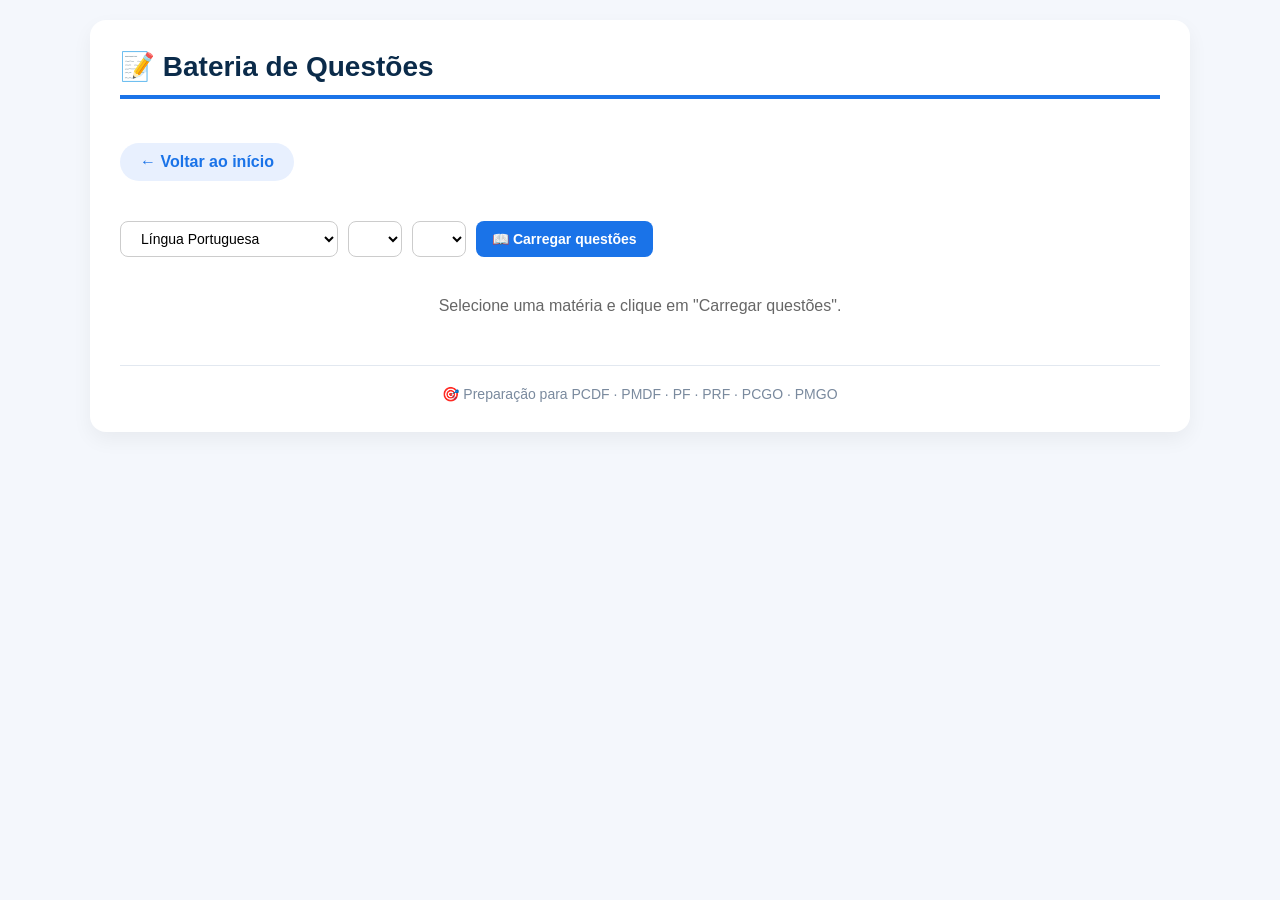
<file: estudos/questoes.html>
<!DOCTYPE html>
<html lang="pt-BR">
<head>
    <meta charset="UTF-8">
    <meta name="viewport" content="width=device-width, initial-scale=1.0">
    <title>Questões — Trilha Policial 2026</title>
    <link rel="stylesheet" href="style.css">
    <style>
        body { font-family: 'Segoe UI', Tahoma, sans-serif; background: #f4f7fc; padding: 20px; }<!DOCTYPE html>
<html lang="pt-BR">
<head>
    <meta charset="UTF-8">
    <meta name="viewport" content="width=device-width, initial-scale=1.0">
    <title>Questões — Trilha Policial 2026</title>
    <link rel="stylesheet" href="style.css">
    <style>
        body { font-family: 'Segoe UI', Tahoma, sans-serif; background: #f4f7fc; padding: 20px; }
        .container { max-width: 1100px; margin: 0 auto; background: #fff; border-radius: 16px; padding: 30px; box-shadow: 0 8px 20px rgba(0,0,0,0.05); }
        h1 { color: #0b2b4a; border-bottom: 4px solid #1a73e8; padding-bottom: 12px; }
        .voltar { display: inline-block; margin: 20px 0; background: #e8f0fe; color: #1a73e8; padding: 10px 20px; border-radius: 30px; text-decoration: none; font-weight: 600; }
        .voltar:hover { background: #d2e3fc; }
        .filtro { display: flex; flex-wrap: wrap; gap: 10px; margin: 20px 0; }
        .filtro select, .filtro button { padding: 8px 16px; border-radius: 8px; border: 1px solid #ccc; font-size: 14px; background: #fff; }
        .filtro button { background: #1a73e8; color: #fff; border: none; cursor: pointer; font-weight: 600; transition: 0.2s; }
        .filtro button:hover { background: #0d47a1; }
        .questao { background: #f8faff; border: 1px solid #e2e8f0; border-radius: 12px; padding: 18px; margin: 16px 0; }
        .opcoes { display: flex; gap: 16px; margin: 10px 0; }
        .opcoes button { background: #e8f0fe; border: 2px solid transparent; padding: 8px 20px; border-radius: 30px; font-weight: 600; cursor: pointer; transition: 0.2s; }
        .opcoes button:hover { background: #d2e3fc; }
        .opcoes button.selecionado-c { border-color: #1a73e8; background: #1a73e8; color: #fff; }
        .opcoes button.selecionado-e { border-color: #e53935; background: #e53935; color: #fff; }
        .resultado { margin-top: 10px; padding: 12px; border-radius: 8px; display: none; }
        .resultado.certo { display: block; background: #e6f7e6; border-left: 6px solid #2e7d32; }
        .resultado.errado { display: block; background: #fde8e8; border-left: 6px solid #c62828; }
        .resultado .comentario { margin-top: 6px; font-size: 14px; color: #1e2a3a; }
        .botao-corrigir { background: #1a73e8; color: #fff; border: none; padding: 12px 30px; border-radius: 30px; font-weight: 700; cursor: pointer; margin: 20px 0; }
        .botao-corrigir:hover { background: #0d47a1; }
        .resumo-desempenho { background: #e8f0fe; padding: 12px 20px; border-radius: 8px; margin: 20px 0; display: flex; gap: 30px; flex-wrap: wrap; }
        .footer { margin-top: 30px; text-align: center; color: #7a8a9e; border-top: 1px solid #e2e8f0; padding-top: 20px; }
    </style>
</head>
<body>
<div class="container">
    <h1>📝 Bateria de Questões</h1>
    <a href="index.html" class="voltar">← Voltar ao início</a>

    <div class="filtro">
        <select id="filtroMateria" onchange="atualizarModulos()">
            <option value="lingua-portuguesa">Língua Portuguesa</option>
            <option value="direito-constitucional">Direito Constitucional</option>
            <option value="direito-administrativo">Direito Administrativo</option>
            <option value="direito-penal">Direito Penal</option>
            <option value="direito-processual-penal">Direito Processual Penal</option>
            <option value="legislacao-penal-especial">Legislação Penal Especial</option>
            <option value="direitos-humanos">Direitos Humanos</option>
            <option value="raciocinio-logico">Raciocínio Lógico</option>
            <option value="informatica">Informática</option>
            <option value="lodf">LODF</option>
            <option value="ride">RIDE</option>
            <option value="lc-840">LC 840/2011</option>
            <option value="eca">ECA</option>
        </select>
        <select id="filtroModulo" onchange="atualizarAulas()"></select>
        <select id="filtroAula"></select>
        <button onclick="carregarQuestoes()">📖 Carregar questões</button>
    </div>

    <div id="painelQuestoes"><p style="text-align:center; color:#666; padding:20px;">Selecione uma matéria e clique em "Carregar questões".</p></div>
    <div class="footer">🎯 Preparação para PCDF · PMDF · PF · PRF · PCGO · PMGO</div>
</div>

<script>
const DADOS = {
    "lingua-portuguesa": { nome: "Língua Portuguesa", modulos: { "modulo-1": { aulas: { "aula-1": { questoes: [ {id:1,enunciado:"Compreensão limita-se ao explícito.",resposta:"C",comentario:"CERTO."}, {id:2,enunciado:"Interpretação exige inferência.",resposta:"C",comentario:"CERTO."}, {id:3,enunciado:"Dissertativo tem sequência cronológica.",resposta:"E",comentario:"ERRADO."}, {id:4,enunciado:"'Portanto' indica conclusão.",resposta:"C",comentario:"CERTO."}, {id:5,enunciado:"Inferir é deduzir implícitos.",resposta:"C",comentario:"CERTO."}, {id:6,enunciado:"Injuntivo convence o leitor.",resposta:"E",comentario:"ERRADO."}, {id:7,enunciado:"'Sugere' indica interpretação.",resposta:"C",comentario:"CERTO."}, {id:8,enunciado:"Coesão é conexão textual.",resposta:"C",comentario:"CERTO."}, {id:9,enunciado:"Coerência é sentido lógico.",resposta:"C",comentario:"CERTO."}, {id:10,enunciado:"Pressuposto é necessário ao sentido.",resposta:"C",comentario:"CERTO."}, {id:11,enunciado:"'Embora' indica conclusão.",resposta:"E",comentario:"ERRADO."}, {id:12,enunciado:"Narração: apresentação, complicação, clímax, desfecho.",resposta:"C",comentario:"CERTO."}, {id:13,enunciado:"Descrição objetiva expressa sentimentos.",resposta:"E",comentario:"ERRADO."}, {id:14,enunciado:"Tese é opinião do autor.",resposta:"C",comentario:"CERTO."}, {id:15,enunciado:"Leitura dinâmica é com pausas.",resposta:"E",comentario:"ERRADO."} ] } } } } },
    "direito-constitucional": { nome: "Direito Constitucional", modulos: { "modulo-1": { aulas: { "aula-1": { questoes: [ {id:1,enunciado:"Lassalle: CF sem correspondência real é 'folha de papel'.",resposta:"C",comentario:"CERTO."}, {id:2,enunciado:"CF/88 é outorgada.",resposta:"E",comentario:"ERRADO."}, {id:3,enunciado:"CF/88 é semi-rígida.",resposta:"E",comentario:"ERRADO."}, {id:4,enunciado:"Kelsen: CF é fundamento de validade.",resposta:"C",comentario:"CERTO."}, {id:5,enunciado:"Schmitt: CF é decisão política fundamental.",resposta:"C",comentario:"CERTO."}, {id:6,enunciado:"CF/88 é analítica.",resposta:"C",comentario:"CERTO."}, {id:7,enunciado:"CF/88 é dogmática.",resposta:"C",comentario:"CERTO."}, {id:8,enunciado:"CF/88 é escrita.",resposta:"C",comentario:"CERTO."}, {id:9,enunciado:"CF/88 é formal e material.",resposta:"C",comentario:"CERTO."}, {id:10,enunciado:"Sentido sociológico: fatores reais de poder.",resposta:"C",comentario:"CERTO."}, {id:11,enunciado:"Sentido político: decisão política.",resposta:"C",comentario:"CERTO."}, {id:12,enunciado:"Sentido jurídico: norma pura.",resposta:"C",comentario:"CERTO."}, {id:13,enunciado:"CF/88 é flexível.",resposta:"E",comentario:"ERRADO."}, {id:14,enunciado:"CF/88 foi outorgada por D. Pedro I.",resposta:"E",comentario:"ERRADO."}, {id:15,enunciado:"CF/88 é a primeira promulgada do Brasil.",resposta:"E",comentario:"ERRADO."} ] } } }, "modulo-2": { aulas: { "aula-1": { questoes: [ {id:1,enunciado:"PCO é incondicionado.",resposta:"C",comentario:"CERTO."}, {id:2,enunciado:"Povo pode propor PEC.",resposta:"E",comentario:"ERRADO."}, {id:3,enunciado:"Cláusulas pétreas são inabolíveis.",resposta:"C",comentario:"CERTO."}, {id:4,enunciado:"DF exerce poder decorrente.",resposta:"E",comentario:"ERRADO."}, {id:5,enunciado:"EC exige 3/5 em dois turnos.",resposta:"C",comentario:"CERTO."}, {id:6,enunciado:"Poder reformador é derivado.",resposta:"C",comentario:"CERTO."}, {id:7,enunciado:"Poder decorrente é dos Estados.",resposta:"C",comentario:"CERTO."}, {id:8,enunciado:"Poder difuso é dos municípios.",resposta:"C",comentario:"CERTO."}, {id:9,enunciado:"Poder revisor já foi exercido.",resposta:"C",comentario:"CERTO."}, {id:10,enunciado:"Limites circunstanciais: intervenção, estado de defesa, sítio.",resposta:"C",comentario:"CERTO."}, {id:11,enunciado:"Limites formais: procedimento do art. 60.",resposta:"C",comentario:"CERTO."}, {id:12,enunciado:"Cláusulas pétreas: forma federativa, voto, separação, direitos individuais.",resposta:"C",comentario:"CERTO."}, {id:13,enunciado:"Voto secreto é cláusula pétrea.",resposta:"C",comentario:"CERTO."}, {id:14,enunciado:"Direitos sociais são cláusulas pétreas expressas.",resposta:"E",comentario:"ERRADO."}, {id:15,enunciado:"Presidente pode propor PEC.",resposta:"C",comentario:"CERTO."} ] } } } } },
    "direito-administrativo": { nome: "Direito Administrativo", modulos: { "modulo-1": { aulas: { "aula-1": { questoes: [ {id:1,enunciado:"O princípio da legalidade, aplicado à Administração Pública, significa que o administrador pode fazer tudo o que a lei não proíbe, assim como no direito privado.",resposta:"E",comentario:"ERRADO. No direito administrativo, a legalidade é restritiva: só pode fazer o que a lei autoriza."}, {id:2,enunciado:"O princípio da eficiência foi inserido na Constituição Federal pela EC 19/98.",resposta:"C",comentario:"CERTO. A EC 19/98 acrescentou a eficiência ao caput do art. 37."}, {id:3,enunciado:"A publicidade dos atos administrativos é absoluta e não admite qualquer exceção.",resposta:"E",comentario:"ERRADO. Há exceções de sigilo previstas em lei."}, {id:4,enunciado:"O princípio da impessoalidade veda o nepotismo e exige que os atos sejam imputados ao órgão público, não ao agente.",resposta:"C",comentario:"CERTO."}, {id:5,enunciado:"A moralidade administrativa está desvinculada da ética.",resposta:"E",comentario:"ERRADO. A moralidade exige padrão ético elevado."}, {id:6,enunciado:"A eficiência exige que a administração atue com economicidade, reduzindo custos e otimizando resultados.",resposta:"C",comentario:"CERTO."}, {id:7,enunciado:"O princípio da legalidade, no direito administrativo, é mais amplo do que no direito privado.",resposta:"E",comentario:"ERRADO. É mais restritivo."}, {id:8,enunciado:"A publicidade é requisito de validade de todos os atos administrativos.",resposta:"E",comentario:"ERRADO. Em regra é requisito de eficácia, não de validade."}, {id:9,enunciado:"A impessoalidade é também conhecida como princípio da finalidade.",resposta:"C",comentario:"CERTO."}, {id:10,enunciado:"A moralidade administrativa é um princípio implícito na CF/88.",resposta:"E",comentario:"ERRADO. Está expresso no art. 37."}, {id:11,enunciado:"A administração pública indireta não está sujeita ao princípio da legalidade.",resposta:"E",comentario:"ERRADO. A legalidade se aplica a toda administração."}, {id:12,enunciado:"O princípio da eficiência exige apenas celeridade.",resposta:"E",comentario:"ERRADO. Exige economicidade, qualidade e resultados."}, {id:13,enunciado:"A publicidade pode ser excepcionada em casos de sigilo previsto em lei.",resposta:"C",comentario:"CERTO."}, {id:14,enunciado:"A impessoalidade permite beneficiar amigos, desde que não sejam parentes.",resposta:"E",comentario:"ERRADO. Impede qualquer favorecimento pessoal."}, {id:15,enunciado:"O princípio da moralidade pode invalidar um ato administrativo legal, mas imoral.",resposta:"C",comentario:"CERTO."}, {id:16,enunciado:"A legalidade, na Administração Pública, significa que o administrador só pode fazer o que a lei autoriza.",resposta:"C",comentario:"CERTO."}, {id:17,enunciado:"A eficiência estava presente na CF/88 desde sua promulgação original.",resposta:"E",comentario:"ERRADO. Foi inserida pela EC 19/98."}, {id:18,enunciado:"Impessoalidade e moralidade são princípios idênticos.",resposta:"E",comentario:"ERRADO. São distintos."}, {id:19,enunciado:"A publicidade é requisito de eficácia dos atos administrativos, mas em regra não é requisito de validade.",resposta:"C",comentario:"CERTO."}, {id:20,enunciado:"A moralidade administrativa exige padrão ético elevado, ainda que a lei seja omissa.",resposta:"C",comentario:"CERTO."}, {id:21,enunciado:"A administração indireta atua em regime de direito privado, por isso não está sujeita à legalidade.",resposta:"E",comentario:"ERRADO. Ambas estão sujeitas."}, {id:22,enunciado:"A eficiência não se aplica à prestação de serviços públicos essenciais.",resposta:"E",comentario:"ERRADO. Aplica-se a todos."}, {id:23,enunciado:"A publicidade pode ser restringida em casos de sigilo bancário.",resposta:"C",comentario:"CERTO."}, {id:24,enunciado:"O nepotismo é uma violação direta ao princípio da impessoalidade.",resposta:"C",comentario:"CERTO."}, {id:25,enunciado:"A moralidade administrativa aplica-se apenas aos servidores efetivos.",resposta:"E",comentario:"ERRADO. Aplica-se a todos."}, {id:26,enunciado:"O princípio da legalidade é mais restritivo no direito administrativo do que no direito privado.",resposta:"C",comentario:"CERTO."}, {id:27,enunciado:"A publicidade dos atos administrativos é sempre requisito de validade.",resposta:"E",comentario:"ERRADO. Em regra é requisito de eficácia."}, {id:28,enunciado:"A EC 19/98 inseriu a eficiência juntamente com os demais princípios.",resposta:"E",comentario:"ERRADO. Inseriu APENAS a eficiência."}, {id:29,enunciado:"A impessoalidade exige objetividade, sem favorecimento pessoal.",resposta:"C",comentario:"CERTO."}, {id:30,enunciado:"A moralidade pode anular ato administrativo mesmo sem previsão legal expressa.",resposta:"C",comentario:"CERTO."} ] } } } } },
    "direito-penal": { nome: "Direito Penal", modulos: { "modulo-1": { aulas: { "aula-1": { questoes: [ {id:1,enunciado:"Toda conduta típica é ilícita.",resposta:"E",comentario:"ERRADO."}, {id:2,enunciado:"Legítima defesa exclui a ilicitude.",resposta:"C",comentario:"CERTO."}, {id:3,enunciado:"Culpabilidade exige imputabilidade.",resposta:"C",comentario:"CERTO."}, {id:4,enunciado:"Estado de necessidade exclui tipicidade.",resposta:"E",comentario:"ERRADO."}, {id:5,enunciado:"Crime é típico, ilícito e culpável.",resposta:"C",comentario:"CERTO."}, {id:6,enunciado:"Erro de tipo essencial exclui dolo.",resposta:"C",comentario:"CERTO."}, {id:7,enunciado:"Erro de proibição exclui culpabilidade.",resposta:"C",comentario:"CERTO."}, {id:8,enunciado:"Tentativa em todos os crimes.",resposta:"E",comentario:"ERRADO."}, {id:9,enunciado:"Penas restritivas substituem prisão.",resposta:"C",comentario:"CERTO."}, {id:10,enunciado:"Multa é pecuniária.",resposta:"C",comentario:"CERTO."}, {id:11,enunciado:"Regime fechado: segurança máxima.",resposta:"C",comentario:"CERTO."}, {id:12,enunciado:"Semiaberto: trabalho externo.",resposta:"C",comentario:"CERTO."}, {id:13,enunciado:"Aberto: prisão domiciliar.",resposta:"E",comentario:"ERRADO."}, {id:14,enunciado:"Dolo exige vontade.",resposta:"C",comentario:"CERTO."}, {id:15,enunciado:"Culposo: sem vontade.",resposta:"C",comentario:"CERTO."} ] } } } } },
    "direito-processual-penal": { nome: "Direito Processual Penal", modulos: { "modulo-1": { aulas: { "aula-1": { questoes: [ {id:1,enunciado:"IP é obrigatório.",resposta:"E",comentario:"ERRADO."}, {id:2,enunciado:"Delegado pode arquivar IP.",resposta:"E",comentario:"ERRADO."}, {id:3,enunciado:"IP é inquisitivo.",resposta:"C",comentario:"CERTO."}, {id:4,enunciado:"Advogado não tem acesso ao IP sigiloso.",resposta:"E",comentario:"ERRADO."}, {id:5,enunciado:"Prazo para preso: 30 dias.",resposta:"C",comentario:"CERTO."}, {id:6,enunciado:"Ação penal pública: MP.",resposta:"C",comentario:"CERTO."}, {id:7,enunciado:"Ação penal privada: ofendido.",resposta:"C",comentario:"CERTO."}, {id:8,enunciado:"Pública condicionada: representação.",resposta:"C",comentario:"CERTO."}, {id:9,enunciado:"Prisão preventiva: art. 312.",resposta:"C",comentario:"CERTO."}, {id:10,enunciado:"Prisão temporária: 5 dias.",resposta:"C",comentario:"CERTO."}, {id:11,enunciado:"Fiança pode ser arbitrada pelo Delegado.",resposta:"C",comentario:"CERTO."}, {id:12,enunciado:"Medidas cautelares diversas: monitoramento.",resposta:"C",comentario:"CERTO."}, {id:13,enunciado:"Ação privada subsidiária: quando MP não atua.",resposta:"C",comentario:"CERTO."}, {id:14,enunciado:"IP é sigiloso em regra.",resposta:"C",comentario:"CERTO."}, {id:15,enunciado:"Delegado pode requisitar exames.",resposta:"C",comentario:"CERTO."} ] } } } } },
    "legislacao-penal-especial": { nome: "Legislação Penal Especial", modulos: { "modulo-1": { aulas: { "aula-1": { questoes: [ {id:1,enunciado:"Art. 28 é crime com prisão.",resposta:"E",comentario:"ERRADO."}, {id:2,enunciado:"Tráfico é hediondo.",resposta:"C",comentario:"CERTO."}, {id:3,enunciado:"Lei estabelece quantidade mínima.",resposta:"E",comentario:"ERRADO."}, {id:4,enunciado:"Oferecer droga gratuitamente é tráfico.",resposta:"C",comentario:"CERTO."}, {id:5,enunciado:"Art. 28 admite liberdade provisória.",resposta:"E",comentario:"ERRADO."}, {id:6,enunciado:"Estatuto do Desarmamento: Lei 10.826/03.",resposta:"C",comentario:"CERTO."}, {id:7,enunciado:"Posse de arma: art. 12.",resposta:"C",comentario:"CERTO."}, {id:8,enunciado:"Porte de arma: art. 14.",resposta:"C",comentario:"CERTO."}, {id:9,enunciado:"Comércio ilegal: art. 17.",resposta:"C",comentario:"CERTO."}, {id:10,enunciado:"Pena do porte: 2 a 4 anos.",resposta:"C",comentario:"CERTO."}, {id:11,enunciado:"Pena da posse: 1 a 3 anos.",resposta:"C",comentario:"CERTO."}, {id:12,enunciado:"Tráfico internacional: pena maior.",resposta:"C",comentario:"CERTO."}, {id:13,enunciado:"Associação: art. 35.",resposta:"C",comentario:"CERTO."}, {id:14,enunciado:"Pena do art. 35: 3 a 10 anos.",resposta:"C",comentario:"CERTO."}, {id:15,enunciado:"Porte de drogas: não gera antecedentes.",resposta:"E",comentario:"ERRADO."} ] } } } } },
    "direitos-humanos": { nome: "Direitos Humanos", modulos: { "modulo-1": { aulas: { "aula-1": { questoes: [ {id:1,enunciado:"Tratado com quórum de emenda é EC.",resposta:"C",comentario:"CERTO."}, {id:2,enunciado:"Tratado sem quórum é infraconstitucional.",resposta:"E",comentario:"ERRADO."}, {id:3,enunciado:"Pacto de San José é supralegal.",resposta:"C",comentario:"CERTO."}, {id:4,enunciado:"DH são cláusulas pétreas implícitas.",resposta:"C",comentario:"CERTO."}, {id:5,enunciado:"Denúncia depende do Congresso.",resposta:"C",comentario:"CERTO."}, {id:6,enunciado:"ONU: 1948.",resposta:"C",comentario:"CERTO."}, {id:7,enunciado:"OEA: 1969.",resposta:"C",comentario:"CERTO."}, {id:8,enunciado:"CIDH: Corte Interamericana.",resposta:"C",comentario:"CERTO."}, {id:9,enunciado:"Brasil ratificou o Pacto.",resposta:"C",comentario:"CERTO."}, {id:10,enunciado:"Incorporação via decreto legislativo.",resposta:"C",comentario:"CERTO."}, {id:11,enunciado:"Direito à vida é fundamental.",resposta:"C",comentario:"CERTO."}, {id:12,enunciado:"Tortura é proibida.",resposta:"C",comentario:"CERTO."}, {id:13,enunciado:"DH são universais, mas relativizáveis.",resposta:"C",comentario:"CERTO."}, {id:14,enunciado:"Estado deve proteger.",resposta:"C",comentario:"CERTO."}, {id:15,enunciado:"DH vinculam particulares.",resposta:"C",comentario:"CERTO."} ] } } } } },
    "raciocinio-logico": { nome: "Raciocínio Lógico", modulos: { "modulo-1": { aulas: { "aula-1": { questoes: [ {id:1,enunciado:"Conjunção: V apenas ambas V.",resposta:"C",comentario:"CERTO."}, {id:2,enunciado:"Condicional falsa apenas V→F.",resposta:"C",comentario:"CERTO."}, {id:3,enunciado:"Disjunção falsa quando ambas F.",resposta:"C",comentario:"CERTO."}, {id:4,enunciado:"Bicondicional V quando diferentes.",resposta:"E",comentario:"ERRADO."}, {id:5,enunciado:"Negação de 'p e q' = 'não p ou não q'.",resposta:"C",comentario:"CERTO."}, {id:6,enunciado:"Negação de 'p ou q' = 'não p e não q'.",resposta:"C",comentario:"CERTO."}, {id:7,enunciado:"Argumento válido: conclusão decorre.",resposta:"C",comentario:"CERTO."}, {id:8,enunciado:"Argumento inválido: não decorre.",resposta:"C",comentario:"CERTO."}, {id:9,enunciado:"Proposição: sentença declarativa.",resposta:"C",comentario:"CERTO."}, {id:10,enunciado:"Proposição pode ser V ou F.",resposta:"C",comentario:"CERTO."}, {id:11,enunciado:"Tautologia: sempre V.",resposta:"C",comentario:"CERTO."}, {id:12,enunciado:"Contradição: sempre
        .container { max-width: 1100px; margin: 0 auto; background: #fff; border-radius: 16px; padding: 30px; box-shadow: 0 8px 20px rgba(0,0,0,0.05); }
        h1 { color: #0b2b4a; border-bottom: 4px solid #1a73e8; padding-bottom: 12px; }
        .voltar { display: inline-block; margin: 20px 0; background: #e8f0fe; color: #1a73e8; padding: 10px 20px; border-radius: 30px; text-decoration: none; font-weight: 600; }
        .voltar:hover { background: #d2e3fc; }
        .filtro { display: flex; flex-wrap: wrap; gap: 10px; margin: 20px 0; }
        .filtro select, .filtro button { padding: 8px 16px; border-radius: 8px; border: 1px solid #ccc; font-size: 14px; background: #fff; }
        .filtro button { background: #1a73e8; color: #fff; border: none; cursor: pointer; font-weight: 600; transition: 0.2s; }
        .filtro button:hover { background: #0d47a1; }
        .questao { background: #f8faff; border: 1px solid #e2e8f0; border-radius: 12px; padding: 18px; margin: 16px 0; }
        .opcoes { display: flex; gap: 16px; margin: 10px 0; }
        .opcoes button { background: #e8f0fe; border: 2px solid transparent; padding: 8px 20px; border-radius: 30px; font-weight: 600; cursor: pointer; transition: 0.2s; }
        .opcoes button:hover { background: #d2e3fc; }
        .opcoes button.selecionado-c { border-color: #1a73e8; background: #1a73e8; color: #fff; }
        .opcoes button.selecionado-e { border-color: #e53935; background: #e53935; color: #fff; }
        .resultado { margin-top: 10px; padding: 12px; border-radius: 8px; display: none; }
        .resultado.certo { display: block; background: #e6f7e6; border-left: 6px solid #2e7d32; }
        .resultado.errado { display: block; background: #fde8e8; border-left: 6px solid #c62828; }
        .resultado .comentario { margin-top: 6px; font-size: 14px; color: #1e2a3a; }
        .botao-corrigir { background: #1a73e8; color: #fff; border: none; padding: 12px 30px; border-radius: 30px; font-weight: 700; cursor: pointer; margin: 20px 0; }
        .botao-corrigir:hover { background: #0d47a1; }
        .resumo-desempenho { background: #e8f0fe; padding: 12px 20px; border-radius: 8px; margin: 20px 0; display: flex; gap: 30px; flex-wrap: wrap; }
        .footer { margin-top: 30px; text-align: center; color: #7a8a9e; border-top: 1px solid #e2e8f0; padding-top: 20px; }
    </style>
</head>
<body>
<div class="container">
    <h1>📝 Bateria de Questões</h1>
    <a href="index.html" class="voltar">← Voltar ao início</a>

    <div class="filtro">
        <select id="filtroMateria" onchange="atualizarModulos()">
            <option value="lingua-portuguesa">Língua Portuguesa</option>
            <option value="direito-constitucional">Direito Constitucional</option>
            <option value="direito-administrativo">Direito Administrativo</option>
            <option value="direito-penal">Direito Penal</option>
            <option value="direito-processual-penal">Direito Processual Penal</option>
            <option value="legislacao-penal-especial">Legislação Penal Especial</option>
            <option value="direitos-humanos">Direitos Humanos</option>
            <option value="raciocinio-logico">Raciocínio Lógico</option>
            <option value="informatica">Informática</option>
            <option value="lodf">LODF</option>
            <option value="ride">RIDE</option>
            <option value="lc-840">LC 840/2011</option>
            <option value="eca">ECA</option>
        </select>
        <select id="filtroModulo" onchange="atualizarAulas()"></select>
        <select id="filtroAula"></select>
        <button onclick="carregarQuestoes()">📖 Carregar questões</button>
    </div>

    <div id="painelQuestoes"><p style="text-align:center; color:#666; padding:20px;">Selecione uma matéria e clique em "Carregar questões".</p></div>
    <div class="footer">🎯 Preparação para PCDF · PMDF · PF · PRF · PCGO · PMGO</div>
</div>

<script>
const DADOS = {
    "lingua-portuguesa": { nome: "Língua Portuguesa", modulos: { "modulo-1": { aulas: { "aula-1": { questoes: [ {id:1,enunciado:"Compreensão limita-se ao explícito.",resposta:"C",comentario:"CERTO."}, {id:2,enunciado:"Interpretação exige inferência.",resposta:"C",comentario:"CERTO."}, {id:3,enunciado:"Dissertativo tem sequência cronológica.",resposta:"E",comentario:"ERRADO."}, {id:4,enunciado:"'Portanto' indica conclusão.",resposta:"C",comentario:"CERTO."}, {id:5,enunciado:"Inferir é deduzir implícitos.",resposta:"C",comentario:"CERTO."}, {id:6,enunciado:"Injuntivo convence o leitor.",resposta:"E",comentario:"ERRADO."}, {id:7,enunciado:"'Sugere' indica interpretação.",resposta:"C",comentario:"CERTO."}, {id:8,enunciado:"Coesão é conexão textual.",resposta:"C",comentario:"CERTO."}, {id:9,enunciado:"Coerência é sentido lógico.",resposta:"C",comentario:"CERTO."}, {id:10,enunciado:"Pressuposto é necessário ao sentido.",resposta:"C",comentario:"CERTO."}, {id:11,enunciado:"'Embora' indica conclusão.",resposta:"E",comentario:"ERRADO."}, {id:12,enunciado:"Narração: apresentação, complicação, clímax, desfecho.",resposta:"C",comentario:"CERTO."}, {id:13,enunciado:"Descrição objetiva expressa sentimentos.",resposta:"E",comentario:"ERRADO."}, {id:14,enunciado:"Tese é opinião do autor.",resposta:"C",comentario:"CERTO."}, {id:15,enunciado:"Leitura dinâmica é com pausas.",resposta:"E",comentario:"ERRADO."} ] } } } } },
    "direito-constitucional": { nome: "Direito Constitucional", modulos: { "modulo-1": { aulas: { "aula-1": { questoes: [ {id:1,enunciado:"Lassalle: CF sem correspondência real é 'folha de papel'.",resposta:"C",comentario:"CERTO."}, {id:2,enunciado:"CF/88 é outorgada.",resposta:"E",comentario:"ERRADO."}, {id:3,enunciado:"CF/88 é semi-rígida.",resposta:"E",comentario:"ERRADO."}, {id:4,enunciado:"Kelsen: CF é fundamento de validade.",resposta:"C",comentario:"CERTO."}, {id:5,enunciado:"Schmitt: CF é decisão política fundamental.",resposta:"C",comentario:"CERTO."}, {id:6,enunciado:"CF/88 é analítica.",resposta:"C",comentario:"CERTO."}, {id:7,enunciado:"CF/88 é dogmática.",resposta:"C",comentario:"CERTO."}, {id:8,enunciado:"CF/88 é escrita.",resposta:"C",comentario:"CERTO."}, {id:9,enunciado:"CF/88 é formal e material.",resposta:"C",comentario:"CERTO."}, {id:10,enunciado:"Sentido sociológico: fatores reais de poder.",resposta:"C",comentario:"CERTO."}, {id:11,enunciado:"Sentido político: decisão política.",resposta:"C",comentario:"CERTO."}, {id:12,enunciado:"Sentido jurídico: norma pura.",resposta:"C",comentario:"CERTO."}, {id:13,enunciado:"CF/88 é flexível.",resposta:"E",comentario:"ERRADO."}, {id:14,enunciado:"CF/88 foi outorgada por D. Pedro I.",resposta:"E",comentario:"ERRADO."}, {id:15,enunciado:"CF/88 é a primeira promulgada do Brasil.",resposta:"E",comentario:"ERRADO."} ] } } }, "modulo-2": { aulas: { "aula-1": { questoes: [ {id:1,enunciado:"PCO é incondicionado.",resposta:"C",comentario:"CERTO."}, {id:2,enunciado:"Povo pode propor PEC.",resposta:"E",comentario:"ERRADO."}, {id:3,enunciado:"Cláusulas pétreas são inabolíveis.",resposta:"C",comentario:"CERTO."}, {id:4,enunciado:"DF exerce poder decorrente.",resposta:"E",comentario:"ERRADO."}, {id:5,enunciado:"EC exige 3/5 em dois turnos.",resposta:"C",comentario:"CERTO."}, {id:6,enunciado:"Poder reformador é derivado.",resposta:"C",comentario:"CERTO."}, {id:7,enunciado:"Poder decorrente é dos Estados.",resposta:"C",comentario:"CERTO."}, {id:8,enunciado:"Poder difuso é dos municípios.",resposta:"C",comentario:"CERTO."}, {id:9,enunciado:"Poder revisor já foi exercido.",resposta:"C",comentario:"CERTO."}, {id:10,enunciado:"Limites circunstanciais: intervenção, estado de defesa, sítio.",resposta:"C",comentario:"CERTO."}, {id:11,enunciado:"Limites formais: procedimento do art. 60.",resposta:"C",comentario:"CERTO."}, {id:12,enunciado:"Cláusulas pétreas: forma federativa, voto, separação, direitos individuais.",resposta:"C",comentario:"CERTO."}, {id:13,enunciado:"Voto secreto é cláusula pétrea.",resposta:"C",comentario:"CERTO."}, {id:14,enunciado:"Direitos sociais são cláusulas pétreas expressas.",resposta:"E",comentario:"ERRADO."}, {id:15,enunciado:"Presidente pode propor PEC.",resposta:"C",comentario:"CERTO."} ] } } } } },
    "direito-administrativo": { nome: "Direito Administrativo", modulos: { "modulo-1": { aulas: { "aula-1": { questoes: [ {id:1,enunciado:"O princípio da legalidade, aplicado à Administração Pública, significa que o administrador pode fazer tudo o que a lei não proíbe, assim como no direito privado.",resposta:"E",comentario:"ERRADO. No direito administrativo, a legalidade é restritiva: só pode fazer o que a lei autoriza."}, {id:2,enunciado:"O princípio da eficiência foi inserido na Constituição Federal pela EC 19/98.",resposta:"C",comentario:"CERTO. A EC 19/98 acrescentou a eficiência ao caput do art. 37."}, {id:3,enunciado:"A publicidade dos atos administrativos é absoluta e não admite qualquer exceção.",resposta:"E",comentario:"ERRADO. Há exceções de sigilo previstas em lei."}, {id:4,enunciado:"O princípio da impessoalidade veda o nepotismo e exige que os atos sejam imputados ao órgão público, não ao agente.",resposta:"C",comentario:"CERTO."}, {id:5,enunciado:"A moralidade administrativa está desvinculada da ética.",resposta:"E",comentario:"ERRADO. A moralidade exige padrão ético elevado."}, {id:6,enunciado:"A eficiência exige que a administração atue com economicidade, reduzindo custos e otimizando resultados.",resposta:"C",comentario:"CERTO."}, {id:7,enunciado:"O princípio da legalidade, no direito administrativo, é mais amplo do que no direito privado.",resposta:"E",comentario:"ERRADO. É mais restritivo."}, {id:8,enunciado:"A publicidade é requisito de validade de todos os atos administrativos.",resposta:"E",comentario:"ERRADO. Em regra é requisito de eficácia, não de validade."}, {id:9,enunciado:"A impessoalidade é também conhecida como princípio da finalidade.",resposta:"C",comentario:"CERTO."}, {id:10,enunciado:"A moralidade administrativa é um princípio implícito na CF/88.",resposta:"E",comentario:"ERRADO. Está expresso no art. 37."}, {id:11,enunciado:"A administração pública indireta não está sujeita ao princípio da legalidade.",resposta:"E",comentario:"ERRADO. A legalidade se aplica a toda administração."}, {id:12,enunciado:"O princípio da eficiência exige apenas celeridade.",resposta:"E",comentario:"ERRADO. Exige economicidade, qualidade e resultados."}, {id:13,enunciado:"A publicidade pode ser excepcionada em casos de sigilo previsto em lei.",resposta:"C",comentario:"CERTO."}, {id:14,enunciado:"A impessoalidade permite beneficiar amigos, desde que não sejam parentes.",resposta:"E",comentario:"ERRADO. Impede qualquer favorecimento pessoal."}, {id:15,enunciado:"O princípio da moralidade pode invalidar um ato administrativo legal, mas imoral.",resposta:"C",comentario:"CERTO."}, {id:16,enunciado:"A legalidade, na Administração Pública, significa que o administrador só pode fazer o que a lei autoriza.",resposta:"C",comentario:"CERTO."}, {id:17,enunciado:"A eficiência estava presente na CF/88 desde sua promulgação original.",resposta:"E",comentario:"ERRADO. Foi inserida pela EC 19/98."}, {id:18,enunciado:"Impessoalidade e moralidade são princípios idênticos.",resposta:"E",comentario:"ERRADO. São distintos."}, {id:19,enunciado:"A publicidade é requisito de eficácia dos atos administrativos, mas em regra não é requisito de validade.",resposta:"C",comentario:"CERTO."}, {id:20,enunciado:"A moralidade administrativa exige padrão ético elevado, ainda que a lei seja omissa.",resposta:"C",comentario:"CERTO."}, {id:21,enunciado:"A administração indireta atua em regime de direito privado, por isso não está sujeita à legalidade.",resposta:"E",comentario:"ERRADO. Ambas estão sujeitas."}, {id:22,enunciado:"A eficiência não se aplica à prestação de serviços públicos essenciais.",resposta:"E",comentario:"ERRADO. Aplica-se a todos."}, {id:23,enunciado:"A publicidade pode ser restringida em casos de sigilo bancário.",resposta:"C",comentario:"CERTO."}, {id:24,enunciado:"O nepotismo é uma violação direta ao princípio da impessoalidade.",resposta:"C",comentario:"CERTO."}, {id:25,enunciado:"A moralidade administrativa aplica-se apenas aos servidores efetivos.",resposta:"E",comentario:"ERRADO. Aplica-se a todos."}, {id:26,enunciado:"O princípio da legalidade é mais restritivo no direito administrativo do que no direito privado.",resposta:"C",comentario:"CERTO."}, {id:27,enunciado:"A publicidade dos atos administrativos é sempre requisito de validade.",resposta:"E",comentario:"ERRADO. Em regra é requisito de eficácia."}, {id:28,enunciado:"A EC 19/98 inseriu a eficiência juntamente com os demais princípios.",resposta:"E",comentario:"ERRADO. Inseriu APENAS a eficiência."}, {id:29,enunciado:"A impessoalidade exige objetividade, sem favorecimento pessoal.",resposta:"C",comentario:"CERTO."}, {id:30,enunciado:"A moralidade pode anular ato administrativo mesmo sem previsão legal expressa.",resposta:"C",comentario:"CERTO."} ] } } } } },
    "direito-penal": { nome: "Direito Penal", modulos: { "modulo-1": { aulas: { "aula-1": { questoes: [ {id:1,enunciado:"Toda conduta típica é ilícita.",resposta:"E",comentario:"ERRADO."}, {id:2,enunciado:"Legítima defesa exclui a ilicitude.",resposta:"C",comentario:"CERTO."}, {id:3,enunciado:"Culpabilidade exige imputabilidade.",resposta:"C",comentario:"CERTO."}, {id:4,enunciado:"Estado de necessidade exclui tipicidade.",resposta:"E",comentario:"ERRADO."}, {id:5,enunciado:"Crime é típico, ilícito e culpável.",resposta:"C",comentario:"CERTO."}, {id:6,enunciado:"Erro de tipo essencial exclui dolo.",resposta:"C",comentario:"CERTO."}, {id:7,enunciado:"Erro de proibição exclui culpabilidade.",resposta:"C",comentario:"CERTO."}, {id:8,enunciado:"Tentativa em todos os crimes.",resposta:"E",comentario:"ERRADO."}, {id:9,enunciado:"Penas restritivas substituem prisão.",resposta:"C",comentario:"CERTO."}, {id:10,enunciado:"Multa é pecuniária.",resposta:"C",comentario:"CERTO."}, {id:11,enunciado:"Regime fechado: segurança máxima.",resposta:"C",comentario:"CERTO."}, {id:12,enunciado:"Semiaberto: trabalho externo.",resposta:"C",comentario:"CERTO."}, {id:13,enunciado:"Aberto: prisão domiciliar.",resposta:"E",comentario:"ERRADO."}, {id:14,enunciado:"Dolo exige vontade.",resposta:"C",comentario:"CERTO."}, {id:15,enunciado:"Culposo: sem vontade.",resposta:"C",comentario:"CERTO."} ] } } } } },
    "direito-processual-penal": { nome: "Direito Processual Penal", modulos: { "modulo-1": { aulas: { "aula-1": { questoes: [ {id:1,enunciado:"IP é obrigatório.",resposta:"E",comentario:"ERRADO."}, {id:2,enunciado:"Delegado pode arquivar IP.",resposta:"E",comentario:"ERRADO."}, {id:3,enunciado:"IP é inquisitivo.",resposta:"C",comentario:"CERTO."}, {id:4,enunciado:"Advogado não tem acesso ao IP sigiloso.",resposta:"E",comentario:"ERRADO."}, {id:5,enunciado:"Prazo para preso: 30 dias.",resposta:"C",comentario:"CERTO."}, {id:6,enunciado:"Ação penal pública: MP.",resposta:"C",comentario:"CERTO."}, {id:7,enunciado:"Ação penal privada: ofendido.",resposta:"C",comentario:"CERTO."}, {id:8,enunciado:"Pública condicionada: representação.",resposta:"C",comentario:"CERTO."}, {id:9,enunciado:"Prisão preventiva: art. 312.",resposta:"C",comentario:"CERTO."}, {id:10,enunciado:"Prisão temporária: 5 dias.",resposta:"C",comentario:"CERTO."}, {id:11,enunciado:"Fiança pode ser arbitrada pelo Delegado.",resposta:"C",comentario:"CERTO."}, {id:12,enunciado:"Medidas cautelares diversas: monitoramento.",resposta:"C",comentario:"CERTO."}, {id:13,enunciado:"Ação privada subsidiária: quando MP não atua.",resposta:"C",comentario:"CERTO."}, {id:14,enunciado:"IP é sigiloso em regra.",resposta:"C",comentario:"CERTO."}, {id:15,enunciado:"Delegado pode requisitar exames.",resposta:"C",comentario:"CERTO."} ] } } } } },
    "legislacao-penal-especial": { nome: "Legislação Penal Especial", modulos: { "modulo-1": { aulas: { "aula-1": { questoes: [ {id:1,enunciado:"Art. 28 é crime com prisão.",resposta:"E",comentario:"ERRADO."}, {id:2,enunciado:"Tráfico é hediondo.",resposta:"C",comentario:"CERTO."}, {id:3,enunciado:"Lei estabelece quantidade mínima.",resposta:"E",comentario:"ERRADO."}, {id:4,enunciado:"Oferecer droga gratuitamente é tráfico.",resposta:"C",comentario:"CERTO."}, {id:5,enunciado:"Art. 28 admite liberdade provisória.",resposta:"E",comentario:"ERRADO."}, {id:6,enunciado:"Estatuto do Desarmamento: Lei 10.826/03.",resposta:"C",comentario:"CERTO."}, {id:7,enunciado:"Posse de arma: art. 12.",resposta:"C",comentario:"CERTO."}, {id:8,enunciado:"Porte de arma: art. 14.",resposta:"C",comentario:"CERTO."}, {id:9,enunciado:"Comércio ilegal: art. 17.",resposta:"C",comentario:"CERTO."}, {id:10,enunciado:"Pena do porte: 2 a 4 anos.",resposta:"C",comentario:"CERTO."}, {id:11,enunciado:"Pena da posse: 1 a 3 anos.",resposta:"C",comentario:"CERTO."}, {id:12,enunciado:"Tráfico internacional: pena maior.",resposta:"C",comentario:"CERTO."}, {id:13,enunciado:"Associação: art. 35.",resposta:"C",comentario:"CERTO."}, {id:14,enunciado:"Pena do art. 35: 3 a 10 anos.",resposta:"C",comentario:"CERTO."}, {id:15,enunciado:"Porte de drogas: não gera antecedentes.",resposta:"E",comentario:"ERRADO."} ] } } } } },
    "direitos-humanos": { nome: "Direitos Humanos", modulos: { "modulo-1": { aulas: { "aula-1": { questoes: [ {id:1,enunciado:"Tratado com quórum de emenda é EC.",resposta:"C",comentario:"CERTO."}, {id:2,enunciado:"Tratado sem quórum é infraconstitucional.",resposta:"E",comentario:"ERRADO."}, {id:3,enunciado:"Pacto de San José é supralegal.",resposta:"C",comentario:"CERTO."}, {id:4,enunciado:"DH são cláusulas pétreas implícitas.",resposta:"C",comentario:"CERTO."}, {id:5,enunciado:"Denúncia depende do Congresso.",resposta:"C",comentario:"CERTO."}, {id:6,enunciado:"ONU: 1948.",resposta:"C",comentario:"CERTO."}, {id:7,enunciado:"OEA: 1969.",resposta:"C",comentario:"CERTO."}, {id:8,enunciado:"CIDH: Corte Interamericana.",resposta:"C",comentario:"CERTO."}, {id:9,enunciado:"Brasil ratificou o Pacto.",resposta:"C",comentario:"CERTO."}, {id:10,enunciado:"Incorporação via decreto legislativo.",resposta:"C",comentario:"CERTO."}, {id:11,enunciado:"Direito à vida é fundamental.",resposta:"C",comentario:"CERTO."}, {id:12,enunciado:"Tortura é proibida.",resposta:"C",comentario:"CERTO."}, {id:13,enunciado:"DH são universais, mas relativizáveis.",resposta:"C",comentario:"CERTO."}, {id:14,enunciado:"Estado deve proteger.",resposta:"C",comentario:"CERTO."}, {id:15,enunciado:"DH vinculam particulares.",resposta:"C",comentario:"CERTO."} ] } } } } },
    "raciocinio-logico": { nome: "Raciocínio Lógico", modulos: { "modulo-1": { aulas: { "aula-1": { questoes: [ {id:1,enunciado:"Conjunção: V apenas ambas V.",resposta:"C",comentario:"CERTO."}, {id:2,enunciado:"Condicional falsa apenas V→F.",resposta:"C",comentario:"CERTO."}, {id:3,enunciado:"Disjunção falsa quando ambas F.",resposta:"C",comentario:"CERTO."}, {id:4,enunciado:"Bicondicional V quando diferentes.",resposta:"E",comentario:"ERRADO."}, {id:5,enunciado:"Negação de 'p e q' = 'não p ou não q'.",resposta:"C",comentario:"CERTO."}, {id:6,enunciado:"Negação de 'p ou q' = 'não p e não q'.",resposta:"C",comentario:"CERTO."}, {id:7,enunciado:"Argumento válido: conclusão decorre.",resposta:"C",comentario:"CERTO."}, {id:8,enunciado:"Argumento inválido: não decorre.",resposta:"C",comentario:"CERTO."}, {id:9,enunciado:"Proposição: sentença declarativa.",resposta:"C",comentario:"CERTO."}, {id:10,enunciado:"Proposição pode ser V ou F.",resposta:"C",comentario:"CERTO."}, {id:11,enunciado:"Tautologia: sempre V.",resposta:"C",comentario:"CERTO."}, {id:12,enunciado:"Contradição: sempre
</file>
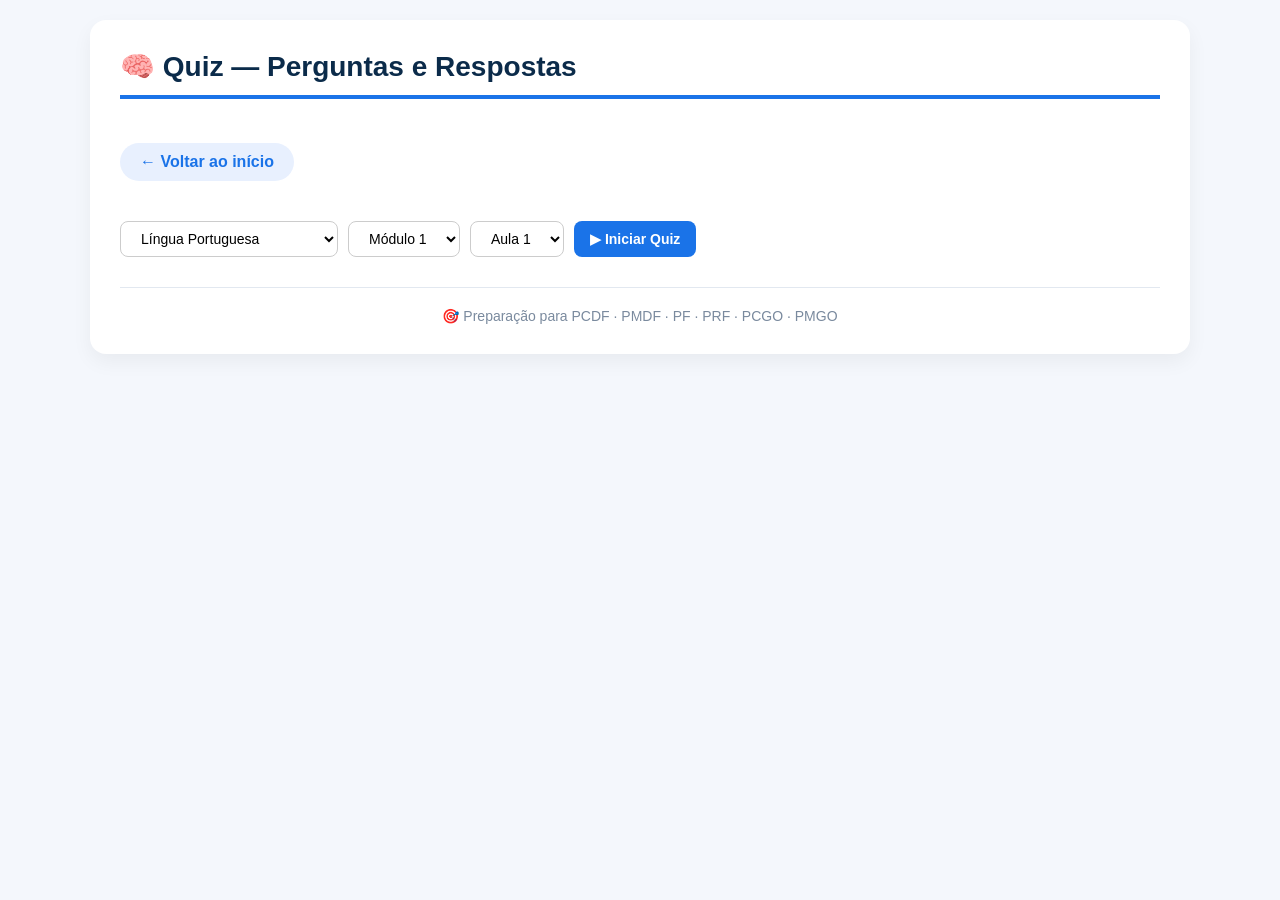
<file: estudos/quiz.html>
<!DOCTYPE html>
<html lang="pt-BR">
<head>
    <meta charset="UTF-8">
    <meta name="viewport" content="width=device-width, initial-scale=1.0">
    <title>Quiz — Trilha Policial 2026</title>
    <link rel="stylesheet" href="style.css">
    <style>
        body { font-family: 'Segoe UI', Tahoma, sans-serif; background: #f4f7fc; padding: 20px; }
        .container { max-width: 1100px; margin: 0 auto; background: #fff; border-radius: 16px; padding: 30px; box-shadow: 0 8px 20px rgba(0,0,0,0.05); }
        h1 { color: #0b2b4a; border-bottom: 4px solid #1a73e8; padding-bottom: 12px; }
        .voltar { display: inline-block; margin: 20px 0; background: #e8f0fe; color: #1a73e8; padding: 10px 20px; border-radius: 30px; text-decoration: none; font-weight: 600; }
        .voltar:hover { background: #d2e3fc; }
        .filtro { display: flex; flex-wrap: wrap; gap: 10px; margin: 20px 0; }
        .filtro select, .filtro button { padding: 8px 16px; border-radius: 8px; border: 1px solid #ccc; font-size: 14px; background: #fff; }
        .filtro button { background: #1a73e8; color: #fff; border: none; cursor: pointer; font-weight: 600; transition: 0.2s; }
        .filtro button:hover { background: #0d47a1; }
        .quiz-pergunta { background: #f8faff; border: 1px solid #e2e8f0; border-radius: 12px; padding: 20px; margin: 20px 0; }
        .quiz-pergunta p { font-weight: 600; font-size: 18px; }
        .quiz-opcoes { display: flex; flex-direction: column; gap: 8px; margin: 12px 0; }
        .quiz-opcoes button { background: #e8f0fe; border: 2px solid transparent; padding: 10px 18px; border-radius: 30px; text-align: left; cursor: pointer; font-size: 15px; transition: 0.2s; }
        .quiz-opcoes button:hover { background: #d2e3fc; }
        .quiz-opcoes button.correto { border-color: #2e7d32; background: #e6f7e6; }
        .quiz-opcoes button.errado { border-color: #c62828; background: #fde8e8; }
        .quiz-feedback { margin-top: 12px; padding: 12px; border-radius: 8px; display: none; }
        .quiz-feedback.correto { display: block; background: #e6f7e6; border-left: 6px solid #2e7d32; }
        .quiz-feedback.errado { display: block; background: #fde8e8; border-left: 6px solid #c62828; }
        .quiz-feedback .explicacao { margin-top: 6px; }
        .botao-proximo { background: #1a73e8; color: #fff; border: none; padding: 10px 24px; border-radius: 30px; font-weight: 700; cursor: pointer; margin: 10px 0; }
        .botao-proximo:hover { background: #0d47a1; }
        .footer { margin-top: 30px; text-align: center; color: #7a8a9e; border-top: 1px solid #e2e8f0; padding-top: 20px; }
        .pontuacao { background: #e8f0fe; padding: 12px 20px; border-radius: 8px; margin: 20px 0; display: flex; gap: 30px; flex-wrap: wrap; }
        .pontuacao span { font-weight: 700; }
    </style>
</head>
<body>
<div class="container">
    <h1>🧠 Quiz — Perguntas e Respostas</h1>
    <a href="index.html" class="voltar">← Voltar ao início</a>

    <div class="filtro">
        <select id="filtroMateriaQuiz">
            <option value="lingua-portuguesa">Língua Portuguesa</option>
            <option value="direito-constitucional">Direito Constitucional</option>
            <option value="direito-administrativo">Direito Administrativo</option>
            <option value="direito-penal">Direito Penal</option>
            <option value="direito-processual-penal">Direito Processual Penal</option>
            <option value="legislacao-penal-especial">Legislação Penal Especial</option>
            <option value="direitos-humanos">Direitos Humanos</option>
            <option value="raciocinio-logico">Raciocínio Lógico</option>
            <option value="informatica">Informática</option>
            <option value="lodf">LODF</option>
            <option value="ride">RIDE</option>
            <option value="lc-840">LC 840/2011</option>
            <option value="eca">ECA</option>
        </select>
        <select id="filtroModuloQuiz">
            <option value="modulo-1">Módulo 1</option>
            <option value="modulo-2">Módulo 2</option>
            <option value="modulo-3">Módulo 3</option>
        </select>
        <select id="filtroAulaQuiz">
            <option value="aula-1">Aula 1</option>
        </select>
        <button onclick="iniciarQuiz()">▶ Iniciar Quiz</button>
    </div>

    <div id="painelQuiz"></div>
    <div class="footer">🎯 Preparação para PCDF · PMDF · PF · PRF · PCGO · PMGO</div>
</div>

<script>
// ============================================================
// DADOS EMBUTIDOS — TODAS AS 13 MATÉRIAS (quiz)
// ============================================================
const DADOS = {
    "lingua-portuguesa": {
        nome: "Língua Portuguesa",
        modulos: {
            "modulo-1": {
                aulas: {
                    "aula-1": {
                        questoes: [
                            {id:1,enunciado:"Compreensão limita-se ao explícito.",resposta:"C",comentario:"CERTO."},
                            {id:2,enunciado:"Interpretação exige inferência.",resposta:"C",comentario:"CERTO."},
                            {id:3,enunciado:"Dissertativo tem sequência cronológica.",resposta:"E",comentario:"ERRADO."},
                            {id:4,enunciado:"'Portanto' indica conclusão.",resposta:"C",comentario:"CERTO."},
                            {id:5,enunciado:"Inferir é deduzir implícitos.",resposta:"C",comentario:"CERTO."},
                            {id:6,enunciado:"Injuntivo convence o leitor.",resposta:"E",comentario:"ERRADO."},
                            {id:7,enunciado:"'Sugere' indica interpretação.",resposta:"C",comentario:"CERTO."},
                            {id:8,enunciado:"Coesão é conexão textual.",resposta:"C",comentario:"CERTO."},
                            {id:9,enunciado:"Coerência é sentido lógico.",resposta:"C",comentario:"CERTO."},
                            {id:10,enunciado:"Pressuposto é necessário ao sentido.",resposta:"C",comentario:"CERTO."},
                            {id:11,enunciado:"'Embora' indica conclusão.",resposta:"E",comentario:"ERRADO."},
                            {id:12,enunciado:"Narração: apresentação, complicação, clímax, desfecho.",resposta:"C",comentario:"CERTO."},
                            {id:13,enunciado:"Descrição objetiva expressa sentimentos.",resposta:"E",comentario:"ERRADO."},
                            {id:14,enunciado:"Tese é opinião do autor.",resposta:"C",comentario:"CERTO."},
                            {id:15,enunciado:"Leitura dinâmica é com pausas.",resposta:"E",comentario:"ERRADO."}
                        ]
                    }
                }
            }
        }
    },
    "direito-constitucional": {
        nome: "Direito Constitucional",
        modulos: {
            "modulo-1": {
                aulas: {
                    "aula-1": {
                        questoes: [
                            {id:1,enunciado:"Lassalle: CF sem correspondência real é 'folha de papel'.",resposta:"C",comentario:"CERTO."},
                            {id:2,enunciado:"CF/88 é outorgada.",resposta:"E",comentario:"ERRADO."},
                            {id:3,enunciado:"CF/88 é semi-rígida.",resposta:"E",comentario:"ERRADO."},
                            {id:4,enunciado:"Kelsen: CF é fundamento de validade.",resposta:"C",comentario:"CERTO."},
                            {id:5,enunciado:"Schmitt: CF é decisão política fundamental.",resposta:"C",comentario:"CERTO."}
                        ]
                    }
                }
            },
            "modulo-2": {
                aulas: {
                    "aula-1": {
                        questoes: [
                            {id:1,enunciado:"PCO é incondicionado.",resposta:"C",comentario:"CERTO."},
                            {id:2,enunciado:"Povo pode propor PEC.",resposta:"E",comentario:"ERRADO."},
                            {id:3,enunciado:"Cláusulas pétreas são inabolíveis.",resposta:"C",comentario:"CERTO."},
                            {id:4,enunciado:"DF exerce poder decorrente.",resposta:"E",comentario:"ERRADO."},
                            {id:5,enunciado:"EC exige 3/5 em dois turnos.",resposta:"C",comentario:"CERTO."}
                        ]
                    }
                }
            }
        }
    },
    "direito-administrativo": {
        nome: "Direito Administrativo",
        modulos: {
            "modulo-1": {
                aulas: {
                    "aula-1": {
                        questoes: [
                            {id:1,enunciado:"Legalidade: só o que a lei autoriza.",resposta:"C",comentario:"CERTO."},
                            {id:2,enunciado:"Eficiência inserida pela EC 19/98.",resposta:"C",comentario:"CERTO."},
                            {id:3,enunciado:"Publicidade é absoluta.",resposta:"E",comentario:"ERRADO."},
                            {id:4,enunciado:"Impessoalidade proíbe nepotismo.",resposta:"C",comentario:"CERTO."},
                            {id:5,enunciado:"Moralidade é desvinculada da ética.",resposta:"E",comentario:"ERRADO."}
                        ]
                    }
                }
            }
        }
    },
    "direito-penal": {
        nome: "Direito Penal",
        modulos: {
            "modulo-1": {
                aulas: {
                    "aula-1": {
                        questoes: [
                            {id:1,enunciado:"Toda conduta típica é ilícita.",resposta:"E",comentario:"ERRADO."},
                            {id:2,enunciado:"Legítima defesa exclui a ilicitude.",resposta:"C",comentario:"CERTO."},
                            {id:3,enunciado:"Culpabilidade exige imputabilidade.",resposta:"C",comentario:"CERTO."},
                            {id:4,enunciado:"Estado de necessidade exclui tipicidade.",resposta:"E",comentario:"ERRADO."},
                            {id:5,enunciado:"Crime é típico, ilícito e culpável.",resposta:"C",comentario:"CERTO."}
                        ]
                    }
                }
            }
        }
    },
    "direito-processual-penal": {
        nome: "Direito Processual Penal",
        modulos: {
            "modulo-1": {
                aulas: {
                    "aula-1": {
                        questoes: [
                            {id:1,enunciado:"IP é obrigatório.",resposta:"E",comentario:"ERRADO."},
                            {id:2,enunciado:"Delegado pode arquivar IP.",resposta:"E",comentario:"ERRADO."},
                            {id:3,enunciado:"IP é inquisitivo.",resposta:"C",comentario:"CERTO."},
                            {id:4,enunciado:"Advogado não tem acesso ao IP sigiloso.",resposta:"E",comentario:"ERRADO."},
                            {id:5,enunciado:"Prazo para preso: 30 dias.",resposta:"C",comentario:"CERTO."}
                        ]
                    }
                }
            }
        }
    },
    "legislacao-penal-especial": {
        nome: "Legislação Penal Especial",
        modulos: {
            "modulo-1": {
                aulas: {
                    "aula-1": {
                        questoes: [
                            {id:1,enunciado:"Art. 28 é crime com prisão.",resposta:"E",comentario:"ERRADO."},
                            {id:2,enunciado:"Tráfico é hediondo.",resposta:"C",comentario:"CERTO."},
                            {id:3,enunciado:"Lei estabelece quantidade mínima.",resposta:"E",comentario:"ERRADO."},
                            {id:4,enunciado:"Oferecer droga gratuitamente é tráfico.",resposta:"C",comentario:"CERTO."},
                            {id:5,enunciado:"Art. 28 admite liberdade provisória.",resposta:"E",comentario:"ERRADO."}
                        ]
                    }
                }
            }
        }
    },
    "direitos-humanos": {
        nome: "Direitos Humanos",
        modulos: {
            "modulo-1": {
                aulas: {
                    "aula-1": {
                        questoes: [
                            {id:1,enunciado:"Tratado com quórum de emenda é EC.",resposta:"C",comentario:"CERTO."},
                            {id:2,enunciado:"Tratado sem quórum é infraconstitucional.",resposta:"E",comentario:"ERRADO."},
                            {id:3,enunciado:"Pacto de San José é supralegal.",resposta:"C",comentario:"CERTO."},
                            {id:4,enunciado:"DH são cláusulas pétreas implícitas.",resposta:"C",comentario:"CERTO."},
                            {id:5,enunciado:"Denúncia depende do Congresso.",resposta:"C",comentario:"CERTO."}
                        ]
                    }
                }
            }
        }
    },
    "raciocinio-logico": {
        nome: "Raciocínio Lógico",
        modulos: {
            "modulo-1": {
                aulas: {
                    "aula-1": {
                        questoes: [
                            {id:1,enunciado:"Conjunção: V apenas ambas V.",resposta:"C",comentario:"CERTO."},
                            {id:2,enunciado:"Condicional falsa apenas V→F.",resposta:"C",comentario:"CERTO."},
                            {id:3,enunciado:"Disjunção falsa quando ambas F.",resposta:"C",comentario:"CERTO."},
                            {id:4,enunciado:"Bicondicional V quando diferentes.",resposta:"E",comentario:"ERRADO."},
                            {id:5,enunciado:"Negação de 'p e q' = 'não p ou não q'.",resposta:"C",comentario:"CERTO."}
                        ]
                    }
                }
            }
        }
    },
    "informatica": {
        nome: "Informática",
        modulos: {
            "modulo-1": {
                aulas: {
                    "aula-1": {
                        questoes: [
                            {id:1,enunciado:"Linux é open-source.",resposta:"C",comentario:"CERTO."},
                            {id:2,enunciado:"Ctrl+Z refaz.",resposta:"E",comentario:"ERRADO."},
                            {id:3,enunciado:"PROCV procura verticalmente.",resposta:"C",comentario:"CERTO."},
                            {id:4,enunciado:"Word é editor de planilhas.",resposta:"E",comentario:"ERRADO."},
                            {id:5,enunciado:"Ubuntu é distribuição Linux.",resposta:"C",comentario:"CERTO."}
                        ]
                    }
                }
            }
        }
    },
    "lodf": {
        nome: "Lei Orgânica do DF",
        modulos: {
            "modulo-1": {
                aulas: {
                    "aula-1": {
                        questoes: [
                            {id:1,enunciado:"DF é ente sui generis.",resposta:"C",comentario:"CERTO."},
                            {id:2,enunciado:"LODF é a Constituição do DF.",resposta:"C",comentario:"CERTO."},
                            {id:3,enunciado:"DF tem TCDF próprio.",resposta:"C",comentario:"CERTO."},
                            {id:4,enunciado:"DF pode legislar sobre todos os assuntos.",resposta:"E",comentario:"ERRADO."},
                            {id:5,enunciado:"LODF promulgada pela Câmara Legislativa.",resposta:"C",comentario:"CERTO."}
                        ]
                    }
                }
            }
        }
    },
    "ride": {
        nome: "RIDE",
        modulos: {
            "modulo-1": {
                aulas: {
                    "aula-1": {
                        questoes: [
                            {id:1,enunciado:"RIDE criada por lei complementar federal.",resposta:"C",comentario:"CERTO."},
                            {id:2,enunciado:"RIDE abrange apenas o DF.",resposta:"E",comentario:"ERRADO."},
                            {id:3,enunciado:"Objetivo: planejamento integrado.",resposta:"C",comentario:"CERTO."},
                            {id:4,enunciado:"Gestão: Conselho Administrativo.",resposta:"C",comentario:"CERTO."},
                            {id:5,enunciado:"RIDE é exclusivamente econômica.",resposta:"E",comentario:"ERRADO."}
                        ]
                    }
                }
            }
        }
    },
    "lc-840": {
        nome: "LC 840/2011",
        modulos: {
            "modulo-1": {
                aulas: {
                    "aula-1": {
                        questoes: [
                            {id:1,enunciado:"Servidor do DF é regido pela CLT.",resposta:"E",comentario:"ERRADO."},
                            {id:2,enunciado:"Estabilidade: 3 anos.",resposta:"C",comentario:"CERTO."},
                            {id:3,enunciado:"Tem direito a licença capacitação.",resposta:"C",comentario:"CERTO."},
                            {id:4,enunciado:"Demissão por inassiduidade.",resposta:"C",comentario:"CERTO."},
                            {id:5,enunciado:"Acumulação exige compatibilidade.",resposta:"C",comentario:"CERTO."}
                        ]
                    }
                }
            }
        }
    },
    "eca": {
        nome: "ECA",
        modulos: {
            "modulo-1": {
                aulas: {
                    "aula-1": {
                        questoes: [
                            {id:1,enunciado:"Ato infracional é crime para menor.",resposta:"C",comentario:"CERTO."},
                            {id:2,enunciado:"Medidas são penas privativas.",resposta:"E",comentario:"ERRADO."},
                            {id:3,enunciado:"Internação: até 3 anos.",resposta:"C",comentario:"CERTO."},
                            {id:4,enunciado:"Internação provisória: 45 dias.",resposta:"C",comentario:"CERTO."},
                            {id:5,enunciado:"Advertência é medida socioeducativa.",resposta:"C",comentario:"CERTO."}
                        ]
                    }
                }
            }
        }
    }
};

// ============================================================
// FUNÇÕES DO QUIZ
// ============================================================
let perguntasQuiz = [];
let perguntaAtual = 0;
let pontuacao = 0;
let quizRespondido = false;

function iniciarQuiz() {
    const materia = document.getElementById('filtroMateriaQuiz').value;
    const modulo = document.getElementById('filtroModuloQuiz').value;
    const aula = document.getElementById('filtroAulaQuiz').value;

    const dadosMateria = DADOS[materia];
    if (!dadosMateria) { alert('Matéria não encontrada.'); return; }
    const dadosModulo = dadosMateria.modulos[modulo];
    if (!dadosModulo) { alert('Módulo não encontrado.'); return; }
    const dadosAula = dadosModulo.aulas[aula];
    if (!dadosAula) { alert('Aula não encontrada.'); return; }

    const questoes = dadosAula.questoes || [];
    if (questoes.length === 0) {
        document.getElementById('painelQuiz').innerHTML = '<p>Nenhuma questão disponível para esta aula.</p>';
        return;
    }

    perguntasQuiz = questoes.map(q => {
        const correta = q.resposta === 'C' ? 'CERTO' : 'ERRADO';
        return {
            pergunta: q.enunciado,
            opcoes: ['CERTO', 'ERRADO'],
            correta: correta,
            comentario: q.comentario || ''
        };
    });

    perguntaAtual = 0;
    pontuacao = 0;
    quizRespondido = false;
    renderizarPergunta();
}

function renderizarPergunta() {
    const container = document.getElementById('painelQuiz');
    if (perguntaAtual >= perguntasQuiz.length) {
        container.innerHTML = `
            <div style="background:#e8f0fe; padding:20px; border-radius:12px; text-align:center;">
                <h2>🏁 Quiz finalizado!</h2>
                <p style="font-size:24px; font-weight:700;">Você acertou ${pontuacao} de ${perguntasQuiz.length}</p>
                <p style="font-size:18px;">Aproveitamento: ${Math.round((pontuacao/perguntasQuiz.length)*100)}%</p>
                <button onclick="iniciarQuiz()" style="margin-top:12px; background:#1a73e8; color:white; border:none; padding:10px 24px; border-radius:30px; font-weight:700; cursor:pointer;">🔁 Tentar novamente</button>
            </div>
        `;
        return;
    }

    const p = perguntasQuiz[pergunta
</file>
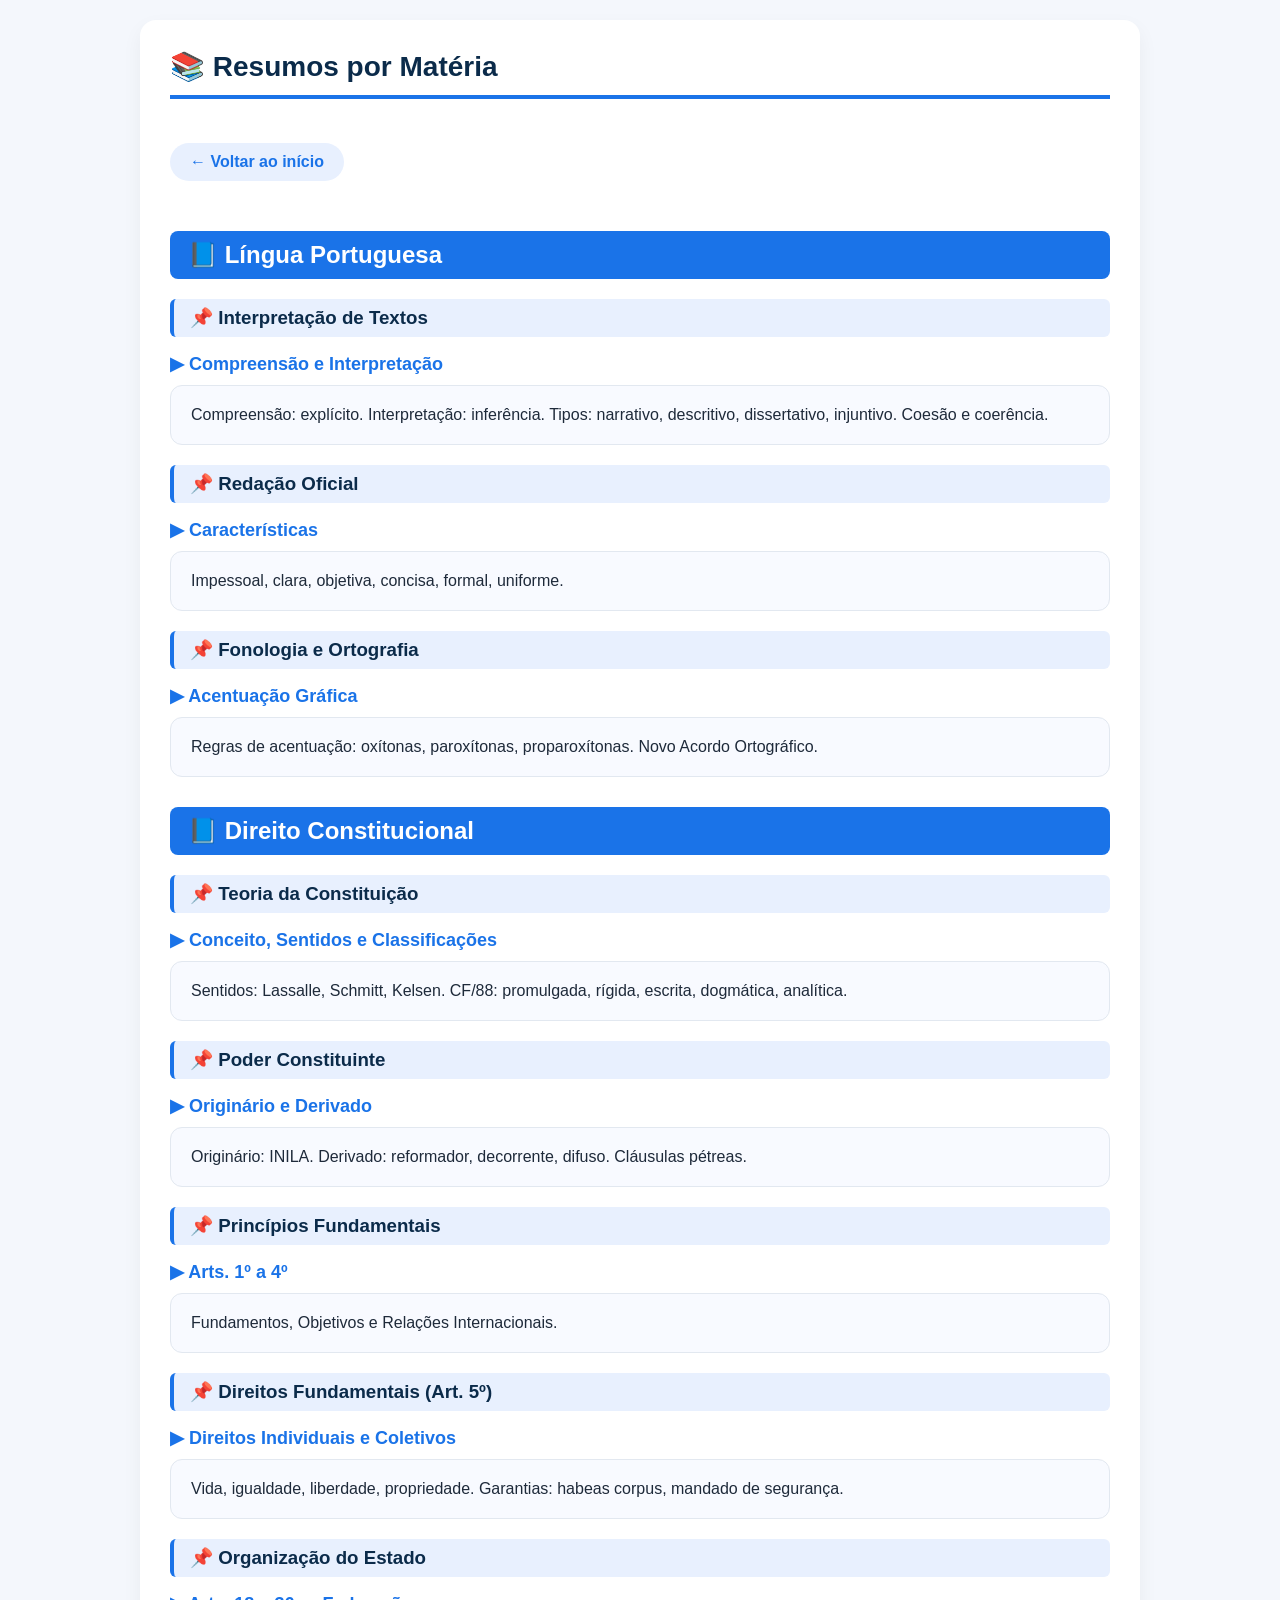
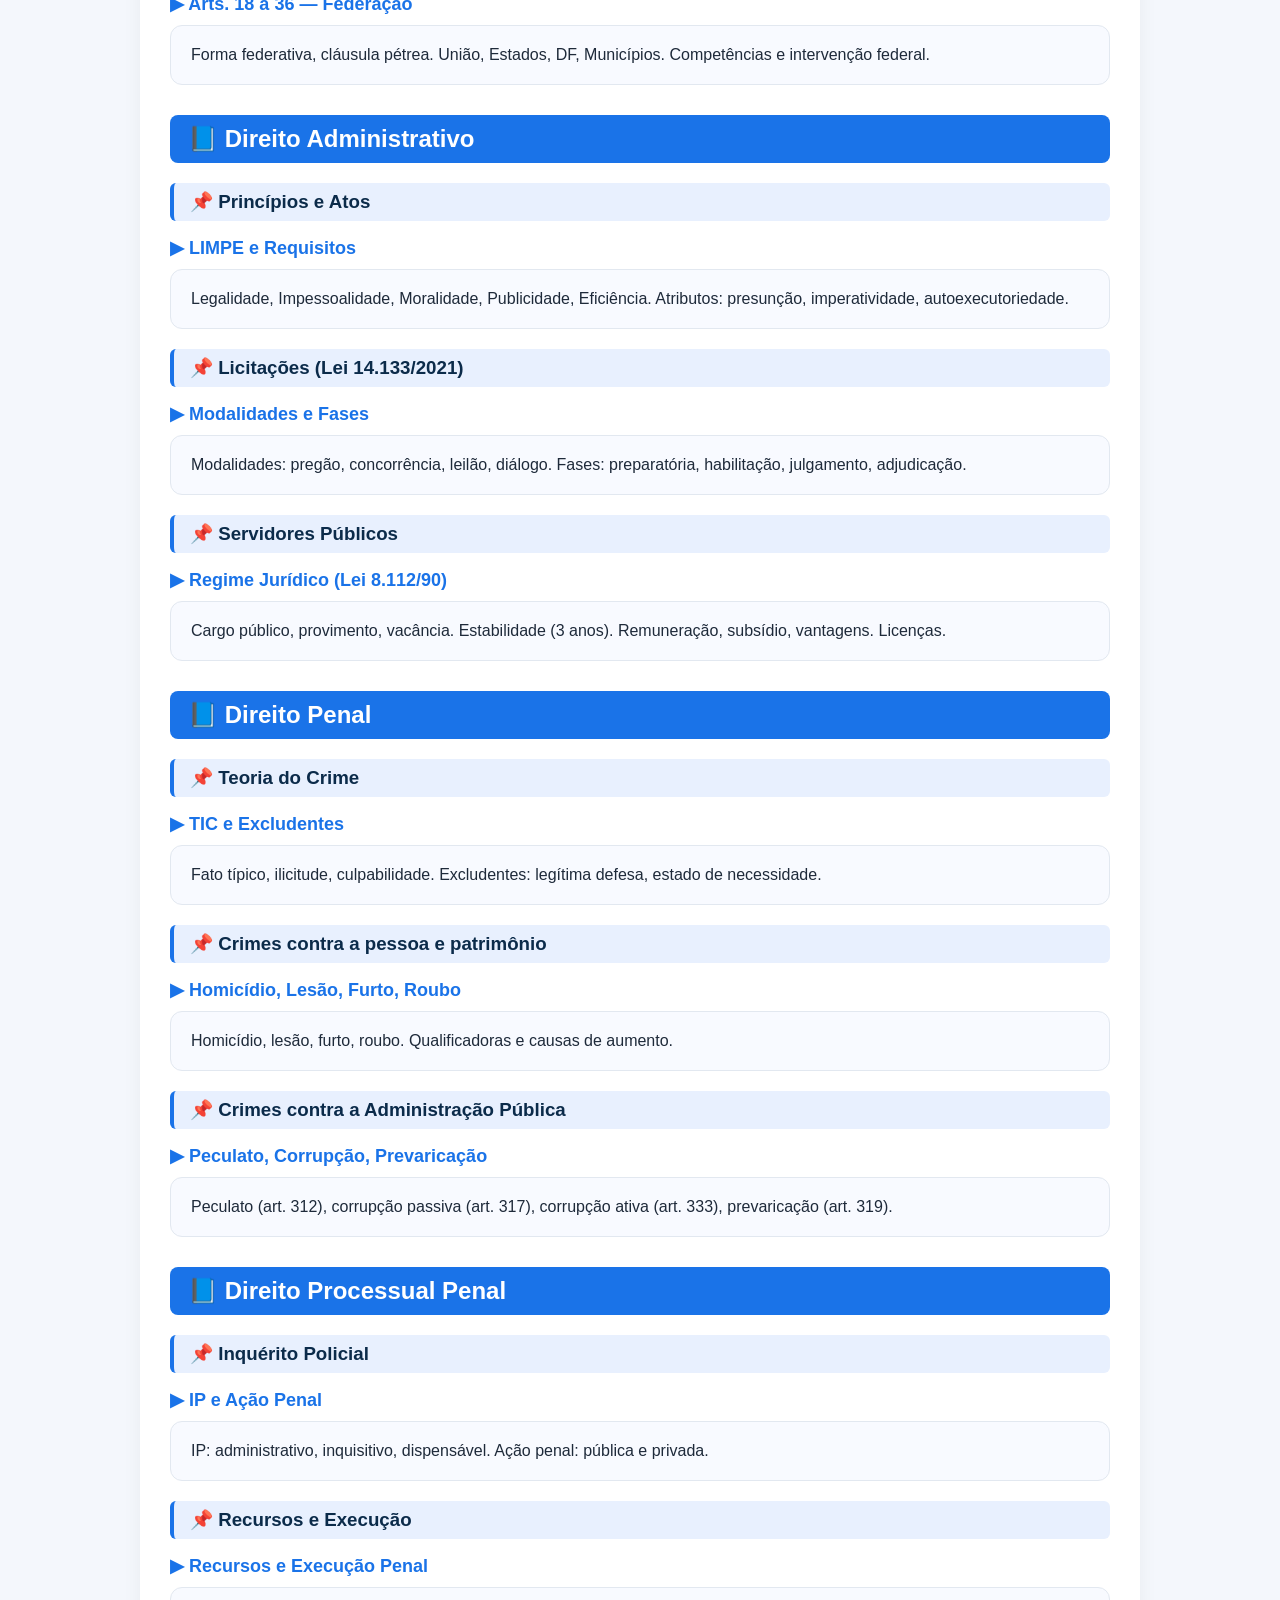
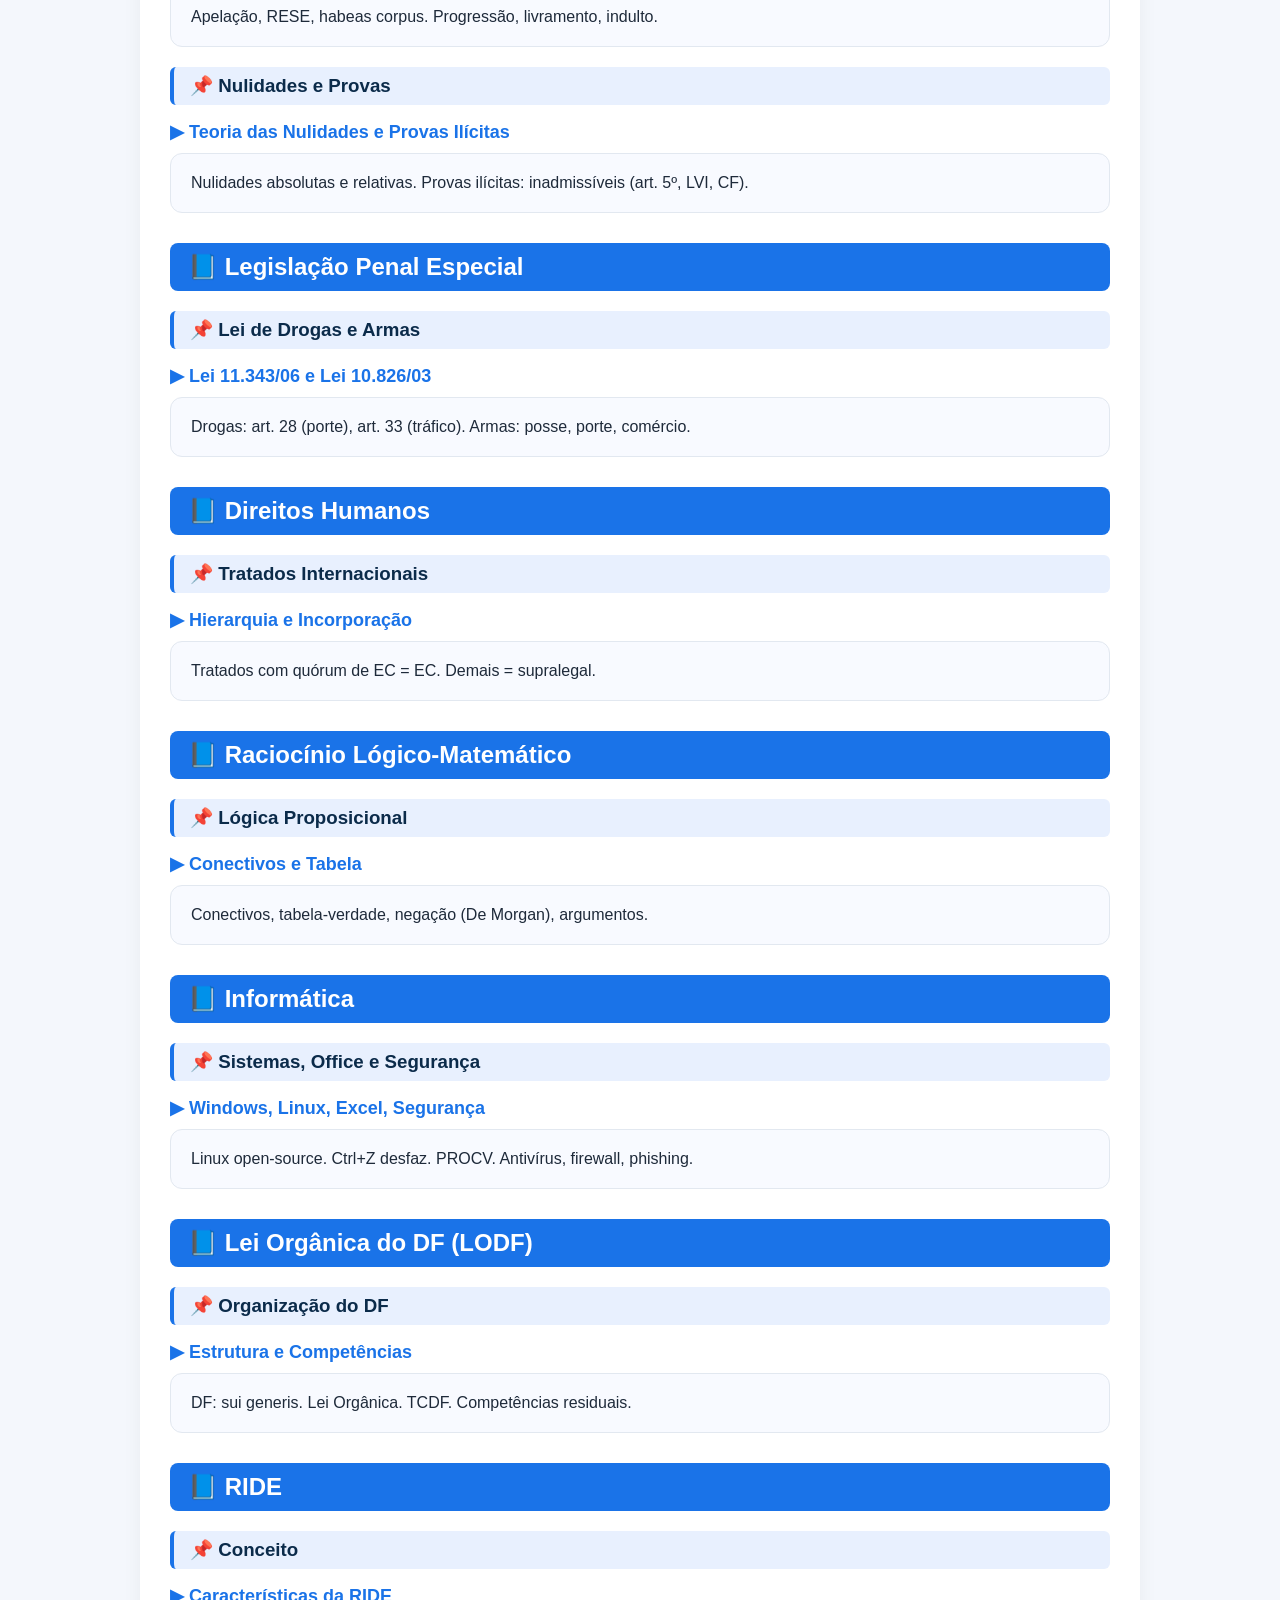
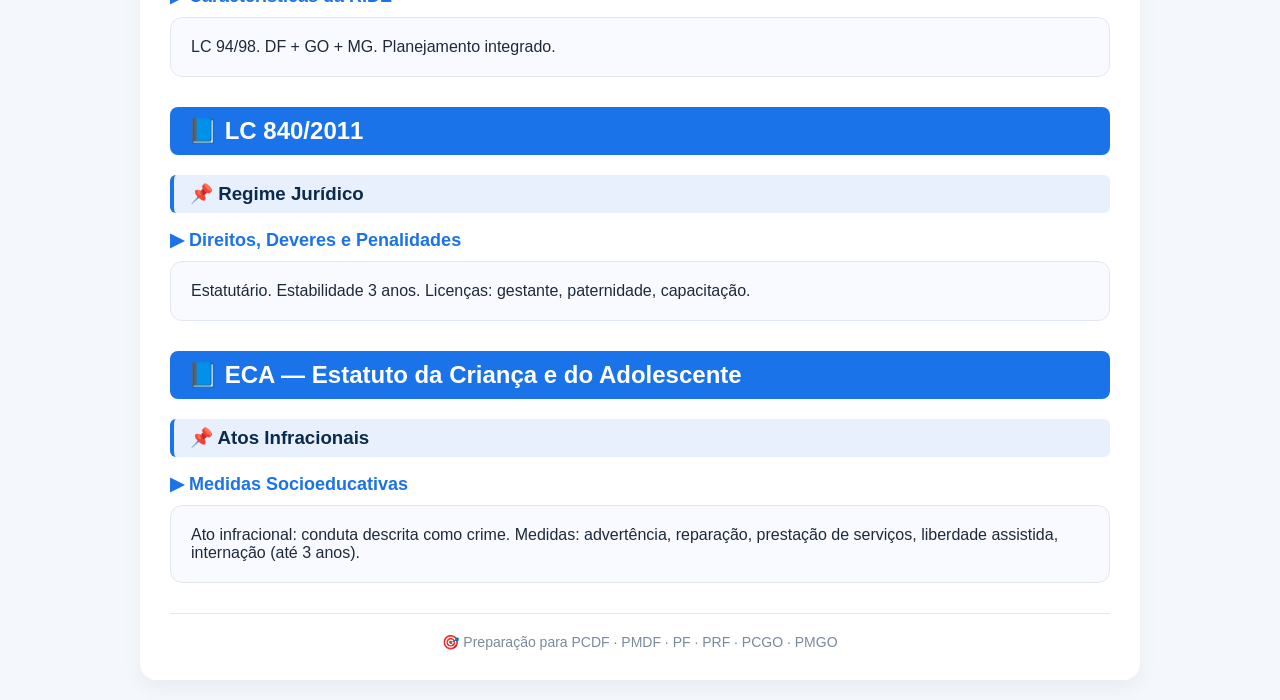
<file: estudos/resumos.html>
<!DOCTYPE html>
<html lang="pt-BR">
<head>
    <meta charset="UTF-8">
    <meta name="viewport" content="width=device-width, initial-scale=1.0">
    <title>Resumos — Trilha Policial 2026</title>
    <link rel="stylesheet" href="style.css">
    <style>
        body { font-family: 'Segoe UI', Tahoma, sans-serif; background: #f4f7fc; padding: 20px; }
        .container { max-width: 1000px; margin: 0 auto; background: #fff; border-radius: 16px; padding: 30px; box-shadow: 0 8px 20px rgba(0,0,0,0.05); }
        h1 { color: #0b2b4a; border-bottom: 4px solid #1a73e8; padding-bottom: 12px; }
        .materia-titulo { background: #1a73e8; color: #fff; padding: 10px 18px; border-radius: 8px; margin: 30px 0 10px; }
        .modulo-titulo { background: #e8f0fe; color: #0b2b4a; padding: 8px 16px; border-radius: 6px; margin: 20px 0 10px; border-left: 4px solid #1a73e8; }
        .aula-titulo { font-weight: 700; color: #1a73e8; margin: 16px 0 6px; font-size: 18px; }
        .resumo-box { background: #f8faff; border: 1px solid #e2e8f0; border-radius: 12px; padding: 20px; margin: 10px 0 20px; white-space: pre-wrap; }
        .voltar { display: inline-block; margin: 20px 0; background: #e8f0fe; color: #1a73e8; padding: 10px 20px; border-radius: 30px; text-decoration: none; font-weight: 600; }
        .voltar:hover { background: #d2e3fc; }
        .sem-conteudo { background: #fff3cd; border-left: 6px solid #ffc107; padding: 16px; border-radius: 8px; margin: 20px 0; }
        .footer { margin-top: 30px; text-align: center; color: #7a8a9e; border-top: 1px solid #e2e8f0; padding-top: 20px; }
    </style>
</head>
<body>
<div class="container">
    <h1>📚 Resumos por Matéria</h1>
    <a href="index.html" class="voltar">← Voltar ao início</a>
    <div id="filtroInfo" style="margin:10px 0;"></div>
    <div id="conteudoResumos"></div>
    <div class="footer">🎯 Preparação para PCDF · PMDF · PF · PRF · PCGO · PMGO</div>
</div>

<script>
// ============================================================
// DADOS EMBUTIDOS — TODAS AS 13 MATÉRIAS (resumos e estrutura)
// ============================================================
const DADOS = {
  materias: {
    "lingua-portuguesa": {
      nome: "Língua Portuguesa",
      modulos: {
        "modulo-1": {
          nome: "Interpretação de Textos",
          aulas: {
            "aula-1": {
              nome: "Compreensão e Interpretação",
              resumo: "Compreensão: explícito. Interpretação: inferência. Tipos: narrativo, descritivo, dissertativo, injuntivo. Coesão e coerência.",
              questoes: []
            }
          }
        },
        "modulo-2": {
          nome: "Redação Oficial",
          aulas: {
            "aula-1": {
              nome: "Características",
              resumo: "Impessoal, clara, objetiva, concisa, formal, uniforme.",
              questoes: []
            }
          }
        },
        "modulo-3": {
          nome: "Fonologia e Ortografia",
          aulas: {
            "aula-1": {
              nome: "Acentuação Gráfica",
              resumo: "Regras de acentuação: oxítonas, paroxítonas, proparoxítonas. Novo Acordo Ortográfico.",
              questoes: []
            }
          }
        }
      }
    },
    "direito-constitucional": {
      nome: "Direito Constitucional",
      modulos: {
        "modulo-1": {
          nome: "Teoria da Constituição",
          aulas: {
            "aula-1": {
              nome: "Conceito, Sentidos e Classificações",
              resumo: "Sentidos: Lassalle, Schmitt, Kelsen. CF/88: promulgada, rígida, escrita, dogmática, analítica.",
              questoes: []
            }
          }
        },
        "modulo-2": {
          nome: "Poder Constituinte",
          aulas: {
            "aula-1": {
              nome: "Originário e Derivado",
              resumo: "Originário: INILA. Derivado: reformador, decorrente, difuso. Cláusulas pétreas.",
              questoes: []
            }
          }
        },
        "modulo-3": {
          nome: "Princípios Fundamentais",
          aulas: {
            "aula-1": {
              nome: "Arts. 1º a 4º",
              resumo: "Fundamentos, Objetivos e Relações Internacionais.",
              questoes: []
            }
          }
        },
        "modulo-4": {
          nome: "Direitos Fundamentais (Art. 5º)",
          aulas: {
            "aula-1": {
              nome: "Direitos Individuais e Coletivos",
              resumo: "Vida, igualdade, liberdade, propriedade. Garantias: habeas corpus, mandado de segurança.",
              questoes: []
            }
          }
        },
        "modulo-5": {
          nome: "Organização do Estado",
          aulas: {
            "aula-1": {
              nome: "Arts. 18 a 36 — Federação",
              resumo: "Forma federativa, cláusula pétrea. União, Estados, DF, Municípios. Competências e intervenção federal.",
              questoes: []
            }
          }
        }
      }
    },
    "direito-administrativo": {
      nome: "Direito Administrativo",
      modulos: {
        "modulo-1": {
          nome: "Princípios e Atos",
          aulas: {
            "aula-1": {
              nome: "LIMPE e Requisitos",
              resumo: "Legalidade, Impessoalidade, Moralidade, Publicidade, Eficiência. Atributos: presunção, imperatividade, autoexecutoriedade.",
              questoes: []
            }
          }
        },
        "modulo-2": {
          nome: "Licitações (Lei 14.133/2021)",
          aulas: {
            "aula-1": {
              nome: "Modalidades e Fases",
              resumo: "Modalidades: pregão, concorrência, leilão, diálogo. Fases: preparatória, habilitação, julgamento, adjudicação.",
              questoes: []
            }
          }
        },
        "modulo-3": {
          nome: "Servidores Públicos",
          aulas: {
            "aula-1": {
              nome: "Regime Jurídico (Lei 8.112/90)",
              resumo: "Cargo público, provimento, vacância. Estabilidade (3 anos). Remuneração, subsídio, vantagens. Licenças.",
              questoes: []
            }
          }
        }
      }
    },
    "direito-penal": {
      nome: "Direito Penal",
      modulos: {
        "modulo-1": {
          nome: "Teoria do Crime",
          aulas: {
            "aula-1": {
              nome: "TIC e Excludentes",
              resumo: "Fato típico, ilicitude, culpabilidade. Excludentes: legítima defesa, estado de necessidade.",
              questoes: []
            }
          }
        },
        "modulo-2": {
          nome: "Crimes contra a pessoa e patrimônio",
          aulas: {
            "aula-1": {
              nome: "Homicídio, Lesão, Furto, Roubo",
              resumo: "Homicídio, lesão, furto, roubo. Qualificadoras e causas de aumento.",
              questoes: []
            }
          }
        },
        "modulo-3": {
          nome: "Crimes contra a Administração Pública",
          aulas: {
            "aula-1": {
              nome: "Peculato, Corrupção, Prevaricação",
              resumo: "Peculato (art. 312), corrupção passiva (art. 317), corrupção ativa (art. 333), prevaricação (art. 319).",
              questoes: []
            }
          }
        }
      }
    },
    "direito-processual-penal": {
      nome: "Direito Processual Penal",
      modulos: {
        "modulo-1": {
          nome: "Inquérito Policial",
          aulas: {
            "aula-1": {
              nome: "IP e Ação Penal",
              resumo: "IP: administrativo, inquisitivo, dispensável. Ação penal: pública e privada.",
              questoes: []
            }
          }
        },
        "modulo-2": {
          nome: "Recursos e Execução",
          aulas: {
            "aula-1": {
              nome: "Recursos e Execução Penal",
              resumo: "Apelação, RESE, habeas corpus. Progressão, livramento, indulto.",
              questoes: []
            }
          }
        },
        "modulo-3": {
          nome: "Nulidades e Provas",
          aulas: {
            "aula-1": {
              nome: "Teoria das Nulidades e Provas Ilícitas",
              resumo: "Nulidades absolutas e relativas. Provas ilícitas: inadmissíveis (art. 5º, LVI, CF).",
              questoes: []
            }
          }
        }
      }
    },
    "legislacao-penal-especial": {
      nome: "Legislação Penal Especial",
      modulos: {
        "modulo-1": {
          nome: "Lei de Drogas e Armas",
          aulas: {
            "aula-1": {
              nome: "Lei 11.343/06 e Lei 10.826/03",
              resumo: "Drogas: art. 28 (porte), art. 33 (tráfico). Armas: posse, porte, comércio.",
              questoes: []
            }
          }
        }
      }
    },
    "direitos-humanos": {
      nome: "Direitos Humanos",
      modulos: {
        "modulo-1": {
          nome: "Tratados Internacionais",
          aulas: {
            "aula-1": {
              nome: "Hierarquia e Incorporação",
              resumo: "Tratados com quórum de EC = EC. Demais = supralegal.",
              questoes: []
            }
          }
        }
      }
    },
    "raciocinio-logico": {
      nome: "Raciocínio Lógico",
      modulos: {
        "modulo-1": {
          nome: "Lógica Proposicional",
          aulas: {
            "aula-1": {
              nome: "Conectivos e Tabela",
              resumo: "Conectivos, tabela-verdade, negação (De Morgan), argumentos.",
              questoes: []
            }
          }
        }
      }
    },
    "informatica": {
      nome: "Informática",
      modulos: {
        "modulo-1": {
          nome: "Sistemas, Office e Segurança",
          aulas: {
            "aula-1": {
              nome: "Windows, Linux, Excel, Segurança",
              resumo: "Linux open-source. Ctrl+Z desfaz. PROCV. Antivírus, firewall, phishing.",
              questoes: []
            }
          }
        }
      }
    },
    "lodf": {
      nome: "Lei Orgânica do DF",
      modulos: {
        "modulo-1": {
          nome: "Organização do DF",
          aulas: {
            "aula-1": {
              nome: "Estrutura e Competências",
              resumo: "DF: sui generis. Lei Orgânica. TCDF. Competências residuais.",
              questoes: []
            }
          }
        }
      }
    },
    "ride": {
      nome: "RIDE",
      modulos: {
        "modulo-1": {
          nome: "Conceito",
          aulas: {
            "aula-1": {
              nome: "Características da RIDE",
              resumo: "LC 94/98. DF + GO + MG. Planejamento integrado.",
              questoes: []
            }
          }
        }
      }
    },
    "lc-840": {
      nome: "LC 840/2011",
      modulos: {
        "modulo-1": {
          nome: "Regime Jurídico",
          aulas: {
            "aula-1": {
              nome: "Direitos, Deveres e Penalidades",
              resumo: "Estatutário. Estabilidade 3 anos. Licenças: gestante, paternidade, capacitação.",
              questoes: []
            }
          }
        }
      }
    },
    "eca": {
      nome: "ECA — Estatuto da Criança e do Adolescente",
      modulos: {
        "modulo-1": {
          nome: "Atos Infracionais",
          aulas: {
            "aula-1": {
              nome: "Medidas Socioeducativas",
              resumo: "Ato infracional: conduta descrita como crime. Medidas: advertência, reparação, prestação de serviços, liberdade assistida, internação (até 3 anos).",
              questoes: []
            }
          }
        }
      }
    }
  }
};
</script>

<script>
document.addEventListener('DOMContentLoaded', function() {
    const container = document.getElementById('conteudoResumos');
    const filtroInfo = document.getElementById('filtroInfo');

    if (typeof DADOS === 'undefined') {
        container.innerHTML = '<p style="color:red;">Erro: dados não carregados.</p>';
        return;
    }

    const urlParams = new URLSearchParams(window.location.search);
    const materiaSigla = urlParams.get('materia');

    const nomesMaterias = {
        'lingua-portuguesa': 'Língua Portuguesa',
        'direito-constitucional': 'Direito Constitucional',
        'direito-administrativo': 'Direito Administrativo',
        'direito-penal': 'Direito Penal',
        'direito-processual-penal': 'Direito Processual Penal',
        'legislacao-penal-especial': 'Legislação Penal Especial',
        'direitos-humanos': 'Direitos Humanos',
        'raciocinio-logico': 'Raciocínio Lógico-Matemático',
        'informatica': 'Informática',
        'lodf': 'Lei Orgânica do DF (LODF)',
        'ride': 'RIDE',
        'lc-840': 'LC 840/2011',
        'eca': 'ECA — Estatuto da Criança e do Adolescente'
    };

    let html = '';
    let materiaEncontrada = false;

    const materiasParaExibir = materiaSigla ? { [materiaSigla]: DADOS.materias[materiaSigla] } : DADOS.materias;

    for (const [sigla, materia] of Object.entries(materiasParaExibir)) {
        if (!materia) continue;
        materiaEncontrada = true;
        const nome = nomesMaterias[sigla] || materia.nome || sigla;
        html += `<h2 class="materia-titulo">📘 ${nome}</h2>`;

        let temConteudo = false;
        for (const modulo of Object.values(materia.modulos || {})) {
            for (const aula of Object.values(modulo.aulas || {})) {
                if (aula.resumo && aula.resumo.length > 10) temConteudo = true;
            }
        }

        if (!temConteudo) {
            html += `<div class="sem-conteudo">📌 Conteúdo desta matéria será adicionado em breve.</div>`;
        }

        for (const [moduloId, modulo] of Object.entries(materia.modulos || {})) {
            html += `<h3 class="modulo-titulo">📌 ${modulo.nome}</h3>`;
            for (const [aulaId, aula] of Object.entries(modulo.aulas || {})) {
                html += `<div class="aula-titulo">▶ ${aula.nome}</div>`;
                const resumo = aula.resumo || 'Conteúdo em breve...';
                html += `<div class="resumo-box">${resumo}</div>`;
            }
        }
    }

    if (!materiaEncontrada) {
        container.innerHTML = '<p>Nenhuma matéria encontrada.</p>';
    } else {
        container.innerHTML = html;
    }

    if (materiaSigla) {
        const nome = nomesMaterias[materiaSigla] || 'Matéria';
        filtroInfo.innerHTML = `<span style="background:#e8f0fe;padding:4px 16px;border-radius:20px;">🔍 Exibindo apenas: <strong>${nome}</strong></span>`;
    }
});
</script>
</body>
</html>
</file>
<file: style.css>
/* ============================================================
   style.css — TRILHA POLICIAL 2026
   Estilos completos para todas as páginas
   ============================================================ */

/* ----- VARIÁVEIS (cores, fontes, sombras) ----- */
:root {
    --primary: #1a73e8;
    --primary-dark: #0d47a1;
    --primary-light: #e8f0fe;
    --secondary: #f9a825;
    --secondary-dark: #f57f17;
    --success: #2e7d32;
    --success-light: #e6f7e6;
    --danger: #c62828;
    --danger-light: #fde8e8;
    --warning: #f9a825;
    --warning-light: #fff8e1;
    --gray-100: #f4f7fc;
    --gray-200: #e2e8f0;
    --gray-300: #cbd5e1;
    --gray-600: #4a5a6e;
    --gray-800: #1e2a3a;
    --gray-900: #0b2b4a;
    --white: #ffffff;
    --shadow: 0 8px 20px rgba(0, 0, 0, 0.06);
    --shadow-hover: 0 12px 28px rgba(0, 0, 0, 0.12);
    --radius: 16px;
    --radius-sm: 8px;
    --transition: 0.25s ease;
    --font: 'Segoe UI', Tahoma, system-ui, -apple-system, sans-serif;
}

/* ----- RESET GLOBAL ----- */
* {
    margin: 0;
    padding: 0;
    box-sizing: border-box;
}

/* ----- BASE ----- */
body {
    font-family: var(--font);
    background: var(--gray-100);
    color: var(--gray-800);
    padding: 20px;
    min-height: 100vh;
    display: flex;
    justify-content: center;
    align-items: flex-start;
}

/* ----- CONTAINER PRINCIPAL ----- */
.container {
    max-width: 1100px;
    width: 100%;
    margin: 0 auto;
    background: var(--white);
    border-radius: var(--radius);
    padding: 30px;
    box-shadow: var(--shadow);
    transition: var(--transition);
}

/* ----- TÍTULOS ----- */
h1 {
    font-size: 28px;
    font-weight: 700;
    color: var(--gray-900);
    border-bottom: 4px solid var(--primary);
    padding-bottom: 14px;
    margin-bottom: 24px;
    letter-spacing: -0.3px;
}

h2 {
    font-size: 20px;
    font-weight: 600;
    color: var(--gray-900);
    margin: 28px 0 14px;
}

h3 {
    font-size: 17px;
    font-weight: 600;
    color: var(--primary);
    margin: 18px 0 10px;
}

/* ----- STATUS / BANNER ----- */
.status {
    background: var(--primary-light);
    border-left: 6px solid var(--primary);
    padding: 16px 22px;
    border-radius: var(--radius-sm);
    margin-bottom: 28px;
}
.status p {
    margin: 4px 0;
    font-size: 15px;
    line-height: 1.5;
}
.status strong {
    color: var(--gray-900);
}

/* ----- MENU PRINCIPAL (index.html) ----- */
.menu {
    display: flex;
    flex-wrap: wrap;
    gap: 12px;
    margin: 18px 0 28px;
    align-items: center;
}
.menu a {
    background: var(--primary);
    color: var(--white);
    padding: 10px 22px;
    border-radius: 30px;
    text-decoration: none;
    font-weight: 600;
    font-size: 15px;
    transition: var(--transition);
    display: inline-block;
    border: 2px solid transparent;
}
.menu a:hover {
    background: var(--primary-dark);
    transform: translateY(-2px);
    box-shadow: 0 6px 14px rgba(26, 115, 232, 0.25);
}
.menu a.secundario {
    background: var(--primary-light);
    color: var(--primary);
    border-color: var(--primary-light);
}
.menu a.secundario:hover {
    background: #d2e3fc;
    border-color: var(--primary);
    transform: translateY(-2px);
}

/* ============================================================
   MENU DE NAVEGAÇÃO (estudo, resumos, questoes, quiz)
   ============================================================ */
.menu-navegacao {
    display: flex;
    flex-wrap: wrap;
    gap: 12px;
    margin: 20px 0 10px 0;
    align-items: center;
    padding: 10px 0;
    border-bottom: 1px solid var(--gray-200);
}
.menu-navegacao a {
    background: var(--primary);
    color: var(--white);
    padding: 8px 18px;
    border-radius: 30px;
    text-decoration: none;
    font-weight: 600;
    font-size: 14px;
    transition: var(--transition);
    display: inline-block;
}
.menu-navegacao a:hover {
    background: var(--primary-dark);
    transform: scale(1.02);
}
.menu-navegacao a.secundario {
    background: var(--primary-light);
    color: var(--primary);
}
.menu-navegacao a.secundario:hover {
    background: #d2e3fc;
}
.menu-navegacao .btn-voltar {
    background: var(--secondary);
    color: var(--gray-900);
    border: none;
    cursor: pointer;
    font-weight: 700;
    padding: 8px 18px;
    border-radius: 30px;
    font-size: 14px;
    transition: var(--transition);
    display: inline-block;
    text-decoration: none;
}
.menu-navegacao .btn-voltar:hover {
    background: var(--secondary-dark);
    transform: scale(1.02);
}

/* ----- PROGRESSO (index.html) ----- */
.progresso-container {
    background: var(--primary-light);
    border-radius: var(--radius-sm);
    padding: 16px 20px;
    margin: 20px 0;
    border: 1px solid #d2e3fc;
}
.progresso-bar {
    width: 100%;
    height: 20px;
    background: var(--white);
    border-radius: 30px;
    overflow: hidden;
    border: 1px solid var(--gray-300);
    margin: 8px 0;
}
.progresso-bar-inner {
    height: 100%;
    background: var(--primary);
    width: 0%;
    transition: width 0.6s ease;
    border-radius: 30px;
}
.progresso-texto {
    font-size: 14px;
    font-weight: 600;
    color: var(--gray-900);
}

/* ----- CICLO DE ESTUDOS (index.html) ----- */
.ciclo-container {
    background: var(--gray-100);
    border-radius: var(--radius-sm);
    padding: 22px 24px;
    margin: 20px 0;
    border: 1px solid var(--gray-200);
}
.ciclo-container h2 {
    margin-top: 0;
    font-size: 18px;
}
.ciclo-lista {
    display: flex;
    flex-direction: column;
    gap: 6px;
    margin: 12px 0;
}
.ciclo-item {
    display: flex;
    align-items: center;
    padding: 8px 14px;
    border-radius: var(--radius-sm);
    background: var(--white);
    border-left: 4px solid var(--gray-300);
    transition: var(--transition);
}
.ciclo-item .ordem {
    font-weight: 700;
    color: var(--primary);
    width: 32px;
    font-size: 14px;
}
.ciclo-item .nome {
    flex: 1;
    font-weight: 500;
    font-size: 15px;
}
.ciclo-item .status-badge {
    font-size: 12px;
    padding: 2px 14px;
    border-radius: 20px;
    background: var(--gray-200);
    color: var(--gray-600);
    font-weight: 600;
}
.ciclo-item .link-questoes {
    font-size: 13px;
    background: var(--primary);
    color: var(--white);
    padding: 2px 12px;
    border-radius: 20px;
    text-decoration: none;
    margin-left: 10px;
    transition: var(--transition);
}
.ciclo-item .link-questoes:hover {
    background: var(--primary-dark);
}
.ciclo-item.concluida {
    border-left-color: var(--success);
    background: var(--success-light);
}
.ciclo-item.concluida .status-badge {
    background: var(--success);
    color: var(--white);
}
.ciclo-item.concluida .link-questoes {
    background: var(--success);
}
.ciclo-item.proxima {
    border-left-color: var(--warning);
    background: var(--warning-light);
}
.ciclo-item.proxima .status-badge {
    background: var(--warning);
    color: var(--gray-900);
    font-weight: 700;
}
.ciclo-item.a-estudar {
    border-left-color: var(--gray-300);
}

/* ----- BOTÕES DO CICLO ----- */
.btn-avancar {
    background: var(--primary);
    color: var(--white);
    border: none;
    padding: 10px 24px;
    border-radius: 30px;
    font-weight: 600;
    cursor: pointer;
    transition: var(--transition);
    margin-top: 6px;
    font-size: 15px;
}
.btn-avancar:hover:not(:disabled) {
    background: var(--primary-dark);
    transform: translateY(-2px);
    box-shadow: 0 6px 14px rgba(26, 115, 232, 0.25);
}
.btn-avancar:disabled {
    background: var(--gray-300);
    cursor: not-allowed;
    opacity: 0.7;
}
.btn-resetar {
    background: var(--danger);
    color: var(--white);
    border: none;
    padding: 10px 24px;
    border-radius: 30px;
    font-weight: 600;
    cursor: pointer;
    transition: var(--transition);
    margin-top: 6px;
    font-size: 15px;
}
.btn-resetar:hover {
    background: #b71c1c;
    transform: translateY(-2px);
}

/* ----- CARDS DE DESEMPENHO (index.html) ----- */
.cards {
    display: grid;
    grid-template-columns: repeat(auto-fit, minmax(180px, 1fr));
    gap: 16px;
    margin: 20px 0;
}
.card {
    background: var(--gray-100);
    border-radius: var(--radius-sm);
    padding: 18px 12px;
    border: 1px solid var(--gray-200);
    text-align: center;
    transition: var(--transition);
}
.card:hover {
    transform: translateY(-3px);
    box-shadow: var(--shadow-hover);
}
.card .numero {
    font-size: 34px;
    font-weight: 700;
    color: var(--primary);
    line-height: 1.2;
}
.card .rotulo {
    font-size: 14px;
    color: var(--gray-600);
    margin-top: 4px;
    font-weight: 500;
}

/* ----- BOTÃO ZERAR (index.html) ----- */
.btn-zerar {
    background: var(--danger);
    color: var(--white);
    border: none;
    padding: 6px 18px;
    border-radius: 20px;
    font-weight: 600;
    cursor: pointer;
    font-size: 13px;
    transition: var(--transition);
}
.btn-zerar:hover {
    background: #b71c1c;
    transform: scale(1.04);
}

/* ----- HISTÓRICO (index.html) ----- */
.historico-box {
    background: var(--warning-light);
    border-left: 4px solid var(--warning);
    padding: 12px 20px;
    border-radius: var(--radius-sm);
    margin-top: 10px;
    font-size: 14px;
    font-weight: 500;
}
.historico-box strong {
    color: var(--gray-900);
}

/* ----- FILTROS (estudo, resumos, questoes, quiz) ----- */
.filtro {
    display: flex;
    flex-wrap: wrap;
    gap: 10px;
    margin: 18px 0 22px;
}
.filtro select,
.filtro button {
    padding: 8px 16px;
    border-radius: var(--radius-sm);
    border: 1px solid var(--gray-200);
    font-size: 14px;
    background: var(--white);
    font-family: var(--font);
    color: var(--gray-800);
}
.filtro button {
    background: var(--primary);
    color: var(--white);
    border-color: var(--primary);
    cursor: pointer;
    font-weight: 600;
    transition: var(--transition);
}
.filtro button:hover {
    background: var(--primary-dark);
    border-color: var(--primary-dark);
}

/* ----- AULAS (estudo.html) ----- */
.aula-card {
    background: var(--gray-100);
    border: 1px solid var(--gray-200);
    border-radius: var(--radius-sm);
    padding: 24px;
    margin: 20px 0;
}
.aula-card h2 {
    margin-top: 0;
    border-left: 6px solid var(--primary);
    padding-left: 14px;
}
.aula-card h3 {
    margin: 20px 0 10px;
}
.aula-card .secao {
    background: var(--white);
    padding: 14px 18px;
    border-radius: var(--radius-sm);
    margin: 14px 0;
    border-left: 4px solid var(--primary);
}
.aula-card .secao.pegadinha {
    border-left-color: var(--danger);
    background: var(--danger-light);
}
.aula-card .secao.macete {
    border-left-color: var(--warning);
    background: var(--warning-light);
}
.aula-card .secao.atencao {
    border-left-color: #e65100;
    background: #fff3e0;
}
.aula-card ul {
    margin: 8px 0 8px 22px;
}
.aula-card li {
    margin: 4px 0;
    line-height: 1.5;
}
.btn-praticar {
    display: inline-block;
    background: var(--primary);
    color: var(--white);
    padding: 10px 20px;
    border-radius: 30px;
    text-decoration: none;
    font-weight: 600;
    margin: 12px 0;
    transition: var(--transition);
}
.btn-praticar:hover {
    background: var(--primary-dark);
    transform: scale(1.02);
}

/* ----- RESUMOS (resumos.html) ----- */
.resumo-card {
    background: var(--gray-100);
    border: 1px solid var(--gray-200);
    border-radius: var(--radius-sm);
    padding: 24px;
    margin: 20px 0;
}
.resumo-card h2 {
    margin-top: 0;
    border-left: 6px solid var(--primary);
    padding-left: 14px;
}
.resumo-card .modulo-titulo {
    font-weight: 700;
    color: var(--primary);
    margin: 16px 0 6px;
    font-size: 16px;
}
.resumo-card .aula-titulo {
    font-weight: 600;
    color: var(--gray-900);
    margin: 12px 0 4px;
    font-size: 15px;
}
.resumo-card .resumo-texto {
    background: var(--white);
    padding: 12px 16px;
    border-radius: var(--radius-sm);
    margin: 6px 0 14px;
    border-left: 3px solid var(--primary);
    white-space: pre-wrap;
}

/* ----- QUESTÕES (questoes.html) ----- */
.questao {
    background: var(--white);
    border: 1px solid var(--gray-200);
    border-radius: var(--radius-sm);
    padding: 18px 20px;
    margin: 14px 0;
    transition: var(--transition);
}
.questao:hover {
    box-shadow: var(--shadow-hover);
}
.opcoes {
    display: flex;
    gap: 16px;
    margin: 10px 0;
}
.opcoes button {
    background: var(--gray-100);
    border: 2px solid transparent;
    padding: 6px 24px;
    border-radius: 30px;
    font-weight: 600;
    cursor: pointer;
    transition: var(--transition);
    font-size: 14px;
}
.opcoes button:hover {
    background: #d2e3fc;
}
.opcoes button.selecionado-c {
    border-color: var(--primary);
    background: var(--primary);
    color: var(--white);
}
.opcoes button.selecionado-e {
    border-color: var(--danger);
    background: var(--danger);
    color: var(--white);
}
.resultado {
    margin-top: 12px;
    padding: 12px 16px;
    border-radius: var(--radius-sm);
    display: none;
}
.resultado.certo {
    display: block;
    background: var(--success-light);
    border-left: 6px solid var(--success);
}
.resultado.errado {
    display: block;
    background: var(--danger-light);
    border-left: 6px solid var(--danger);
}
.resultado .comentario {
    margin-top: 6px;
    font-size: 14px;
}
.botao-corrigir {
    background: var(--primary);
    color: var(--white);
    border: none;
    padding: 12px 32px;
    border-radius: 30px;
    font-weight: 700;
    cursor: pointer;
    transition: var(--transition);
    margin: 20px 0;
    font-size: 15px;
}
.botao-corrigir:hover {
    background: var(--primary-dark);
    transform: translateY(-2px);
    box-shadow: 0 6px 14px rgba(26, 115, 232, 0.25);
}
.resumo-desempenho {
    background: var(--primary-light);
    padding: 12px 20px;
    border-radius: var(--radius-sm);
    margin: 18px 0;
    display: flex;
    gap: 30px;
    flex-wrap: wrap;
    font-weight: 500;
}
.resumo-desempenho span {
    font-weight: 700;
    color: var(--gray-900);
}

/* ----- QUIZ (quiz.html) ----- */
.quiz-container {
    margin: 20px 0;
}
.quiz-pergunta {
    background: var(--white);
    border: 1px solid var(--gray-200);
    border-radius: var(--radius-sm);
    padding: 24px;
    margin: 20px 0;
}
.quiz-pergunta p {
    font-weight: 600;
    font-size: 18px;
}
.quiz-opcoes {
    display: flex;
    flex-direction: column;
    gap: 10px;
    margin: 16px 0;
}
.quiz-opcoes button {
    background: var(--gray-100);
    border: 2px solid transparent;
    padding: 12px 20px;
    border-radius: 30px;
    text-align: left;
    cursor: pointer;
    font-size: 16px;
    transition: var(--transition);
    font-weight: 500;
}
.quiz-opcoes button:hover {
    background: #d2e3fc;
}
.quiz-opcoes button.correto {
    border-color: var(--success);
    background: var(--success-light);
}
.quiz-opcoes button.errado {
    border-color: var(--danger);
    background: var(--danger-light);
}
.quiz-feedback {
    margin-top: 14px;
    padding: 14px 18px;
    border-radius: var(--radius-sm);
    display: none;
}
.quiz-feedback.correto {
    display: block;
    background: var(--success-light);
    border-left: 6px solid var(--success);
}
.quiz-feedback.errado {
    display: block;
    background: var(--danger-light);
    border-left: 6px solid var(--danger);
}
.quiz-feedback .explicacao {
    margin-top: 6px;
}
.btn-proximo {
    background: var(--primary);
    color: var(--white);
    border: none;
    padding: 12px 28px;
    border-radius: 30px;
    font-weight: 700;
    cursor: pointer;
    margin: 16px 0;
    transition: var(--transition);
    font-size: 15px;
}
.btn-proximo:hover {
    background: var(--primary-dark);
    transform: scale(1.02);
}
.btn-proximo:disabled {
    background: var(--gray-300);
    cursor: not-allowed;
    transform: none;
}
.quiz-pontuacao {
    background: var(--gray-100);
    padding: 12px 20px;
    border-radius: var(--radius-sm);
    margin: 20px 0;
    display: flex;
    gap: 30px;
    flex-wrap: wrap;
    font-weight: 500;
}
.quiz-pontuacao span {
    font-weight: 700;
}
.resultado-final {
    text-align: center;
    padding: 30px;
    background: var(--gray-100);
    border-radius: var(--radius-sm);
    border: 1px solid var(--gray-200);
}
.resultado-final h2 {
    color: var(--gray-900);
}

/* ----- AVISOS ----- */
.aviso-vazio {
    text-align: center;
    color: var(--gray-600);
    padding: 20px;
    font-size: 16px;
    background: #fafafa;
    border-radius: var(--radius-sm);
    border: 1px dashed var(--gray-300);
}

/* ----- FOOTER ----- */
.footer {
    margin-top: 32px;
    font-size: 14px;
    color: var(--gray-600);
    border-top: 1px solid var(--gray-200);
    padding-top: 20px;
    text-align: center;
    line-height: 1.6;
}

/* ============================================================
   RESPONSIVIDADE
   ============================================================ */
@media (max-width: 768px) {
    body {
        padding: 12px;
    }
    .container {
        padding: 18px;
    }
    h1 {
        font-size: 22px;
    }
    .menu a,
    .menu-navegacao a,
    .menu-navegacao .btn-voltar {
        padding: 8px 16px;
        font-size: 13px;
    }
    .cards {
        grid-template-columns: repeat(2, 1fr);
        gap: 12px;
    }
    .card .numero {
        font-size: 28px;
    }
    .ciclo-item {
        padding: 6px 12px;
        font-size: 14px;
    }
    .filtro select,
    .filtro button {
        font-size: 13px;
        padding: 6px 12px;
    }
    .resumo-desempenho,
    .quiz-pontuacao {
        gap: 16px;
        font-size: 14px;
    }
    .ciclo-item .link-questoes {
        font-size: 11px;
        padding: 1px 8px;
    }
}

@media (max-width: 480px) {
    .cards {
        grid-template-columns: 1fr 1fr;
    }
    .menu a,
    .menu-navegacao a,
    .menu-navegacao .btn-voltar {
        padding: 6px 14px;
        font-size: 12px;
    }
    .container {
        padding: 14px;
    }
    .status {
        padding: 12px 16px;
        font-size: 14px;
    }
    .ciclo-container {
        padding: 14px 16px;
    }
    .ciclo-item .nome {
        font-size: 13px;
    }
    .ciclo-item .ordem {
        width: 24px;
        font-size: 12px;
    }
    .ciclo-item .status-badge {
        font-size: 10px;
        padding: 1px 10px;
    }
    .questao {
        padding: 14px;
    }
    .opcoes button {
        padding: 4px 16px;
        font-size: 12px;
    }
}
</file>
<file: estudos/style.css>
:root {
    --primary: #1a73e8;
    --primary-dark: #0d47a1;
    --primary-light: #e8f0fe;
    --secondary: #f9a825;
    --success: #2e7d32;
    --danger: #c62828;
    --gray-100: #f4f7fc;
    --gray-200: #e2e8f0;
    --gray-600: #4a5a6e;
    --gray-800: #1e2a3a;
    --gray-900: #0b2b4a;
    --white: #ffffff;
    --shadow: 0 8px 20px rgba(0,0,0,0.06);
    --radius: 16px;
    --radius-sm: 8px;
    --transition: 0.25s ease;
}
* { margin:0; padding:0; box-sizing:border-box; }
body { font-family: 'Segoe UI', Tahoma, sans-serif; background: var(--gray-100); color: var(--gray-800); padding:20px; }
.container { max-width:1100px; margin:0 auto; background:var(--white); border-radius:var(--radius); padding:30px; box-shadow:var(--shadow); }
h1 { font-size:28px; font-weight:700; color:var(--gray-900); border-bottom:4px solid var(--primary); padding-bottom:14px; margin-bottom:24px; }
.status { background:var(--primary-light); border-left:6px solid var(--primary); padding:16px 22px; border-radius:var(--radius-sm); margin-bottom:28px; }
.menu { display:flex; flex-wrap:wrap; gap:12px; margin:18px 0 28px; align-items:center; }
.menu a { background:var(--primary); color:var(--white); padding:10px 22px; border-radius:30px; text-decoration:none; font-weight:600; font-size:15px; transition:var(--transition); border:2px solid transparent; }
.menu a:hover { background:var(--primary-dark); transform:translateY(-2px); box-shadow:0 6px 14px rgba(26,115,232,0.25); }
.menu a.secundario { background:var(--primary-light); color:var(--primary); border-color:var(--primary-light); }
.menu a.secundario:hover { background:#d2e3fc; border-color:var(--primary); }
.btn-futuro-aprovado { background:var(--secondary)!important; color:var(--gray-900)!important; border:2px solid var(--secondary)!important; font-weight:700!important; }
.btn-futuro-aprovado:hover { background:#f57f17!important; border-color:#f57f17!important; box-shadow:0 6px 18px rgba(249,168,37,0.4); }
.ciclo-container { background:var(--gray-100); border-radius:var(--radius-sm); padding:22px 24px; margin:20px 0; border:1px solid var(--gray-200); }
.ciclo-lista { display:flex; flex-direction:column; gap:6px; margin:12px 0; }
.ciclo-item { display:flex; align-items:center; padding:8px 14px; border-radius:var(--radius-sm); background:var(--white); border-left:4px solid #ccc; }
.ciclo-item .ordem { font-weight:700; color:var(--primary); width:32px; }
.ciclo-item .nome { flex:1; font-weight:500; }
.ciclo-item .status-badge { font-size:12px; padding:2px 14px; border-radius:20px; background:var(--gray-200); color:var(--gray-600); font-weight:600; }
.ciclo-item.concluida { border-left-color:var(--success); background:#e6f7e6; }
.ciclo-item.concluida .status-badge { background:var(--success); color:var(--white); }
.ciclo-item.proxima { border-left-color:var(--secondary); background:#fff8e1; }
.ciclo-item.proxima .status-badge { background:var(--secondary); color:var(--gray-900); font-weight:700; }
.btn-avancar { background:var(--primary); color:var(--white); border:none; padding:10px 24px; border-radius:30px; font-weight:600; cursor:pointer; transition:var(--transition); margin-top:6px; }
.btn-avancar:hover:not(:disabled) { background:var(--primary-dark); transform:translateY(-2px); }
.btn-avancar:disabled { background:var(--gray-200); cursor:not-allowed; opacity:0.7; }
.cards { display:grid; grid-template-columns:repeat(auto-fit,minmax(180px,1fr)); gap:16px; margin:20px 0; }
.card { background:var(--gray-100); border-radius:var(--radius-sm); padding:18px 12px; border:1px solid var(--gray-200); text-align:center; }
.card .numero { font-size:34px; font-weight:700; color:var(--primary); }
.card .rotulo { font-size:14px; color:var(--gray-600); margin-top:4px; font-weight:500; }
.btn-zerar { background:var(--danger); color:var(--white); border:none; padding:6px 18px; border-radius:20px; font-weight:600; cursor:pointer; font-size:13px; transition:var(--transition); }
.btn-zerar:hover { background:#b71c1c; transform:scale(1.04); }
.historico-box { background:#fff8e1; border-left:4px solid var(--secondary); padding:12px 20px; border-radius:var(--radius-sm); margin-top:10px; font-size:14px; font-weight:500; }
.footer { margin-top:32px; font-size:14px; color:var(--gray-600); border-top:1px solid var(--gray-200); padding-top:20px; text-align:center; }
.aula-card { background:var(--gray-100); border:1px solid var(--gray-200); border-radius:var(--radius-sm); padding:24px; margin:20px 0; }
.aula-card .secao { background:var(--white); padding:14px 18px; border-radius:var(--radius-sm); margin:14px 0; border-left:4px solid var(--primary); }
.aula-card .secao.pegadinha { border-left-color:var(--danger); background:#fde8e8; }
.aula-card .secao.macete { border-left-color:var(--secondary); background:#fff8e1; }
.aula-card .secao.atencao { border-left-color:#e65100; background:#fff3e0; }
.filtro { display:flex; flex-wrap:wrap; gap:10px; margin:18px 0 22px; }
.filtro select, .filtro button { padding:8px 16px; border-radius:var(--radius-sm); border:1px solid var(--gray-200); font-size:14px; background:var(--white); }
.filtro button { background:var(--primary); color:var(--white); border-color:var(--primary); cursor:pointer; font-weight:600; transition:var(--transition); }
.filtro button:hover { background:var(--primary-dark); }
.questao { background:var(--white); border:1px solid var(--gray-200); border-radius:var(--radius-sm); padding:18px 20px; margin:14px 0; }
.opcoes { display:flex; gap:16px; margin:10px 0; }
.opcoes button { background:var(--gray-100); border:2px solid transparent; padding:6px 24px; border-radius:30px; font-weight:600; cursor:pointer; transition:var(--transition); }
.opcoes button:hover { background:#d2e3fc; }
.opcoes button.selecionado-c { border-color:var(--primary); background:var(--primary); color:var(--white); }
.opcoes button.selecionado-e { border-color:var(--danger); background:var(--danger); color:var(--white); }
.resultado { margin-top:12px; padding:12px 16px; border-radius:var(--radius-sm); display:none; }
.resultado.certo { display:block; background:#e6f7e6; border-left:6px solid var(--success); }
.resultado.errado { display:block; background:#fde8e8; border-left:6px solid var(--danger); }
.botao-corrigir { background:var(--primary); color:var(--white); border:none; padding:12px 32px; border-radius:30px; font-weight:700; cursor:pointer; transition:var(--transition); margin:20px 0; }
.botao-corrigir:hover { background:var(--primary-dark); transform:translateY(-2px); }
.resumo-desempenho { background:var(--primary-light); padding:12px 20px; border-radius:var(--radius-sm); margin:18px 0; display:flex; gap:30px; flex-wrap:wrap; font-weight:500; }
.quiz-pergunta { background:var(--white); border:1px solid var(--gray-200); border-radius:var(--radius-sm); padding:20px 24px; margin:18px 0; }
.quiz-opcoes { display:flex; flex-direction:column; gap:8px; margin:12px 0; }
.quiz-opcoes button { background:var(--gray-100); border:2px solid transparent; padding:10px 18px; border-radius:30px; text-align:left; cursor:pointer; font-size:15px; transition:var(--transition); font-weight:500; }
.quiz-opcoes button.correto { border-color:var(--success); background:#e6f7e6; }
.quiz-opcoes button.errado { border-color:var(--danger); background:#fde8e8; }
.quiz-feedback { margin-top:14px; padding:14px 18px; border-radius:var(--radius-sm); display:none; }
.quiz-feedback.correto { display:block; background:#e6f7e6; border-left:6px solid var(--success); }
.quiz-feedback.errado { display:block; background:#fde8e8; border-left:6px solid var(--danger); }
.botao-proximo { background:var(--primary); color:var(--white); border:none; padding:10px 28px; border-radius:30px; font-weight:700; cursor:pointer; transition:var(--transition); margin:10px 0; }
.botao-proximo:hover { background:var(--primary-dark); transform:translateY(-2px); }
.voltar { display:inline-block; margin:16px 0 10px; background:var(--gray-100); color:var(--primary); padding:10px 22px; border-radius:30px; text-decoration:none; font-weight:600; transition:var(--transition); }
.voltar:hover { background:#d2e3fc; transform:translateX(-4px); }
@media (max-width:768px) { .container { padding:18px; } .menu a { padding:8px 16px; font-size:13px; } .cards { grid-template-columns:repeat(2,1fr); } }
@media (max-width:480px) { .cards { grid-template-columns:1fr 1fr; } .menu a { padding:6px 14px; font-size:12px; } }
</file>
